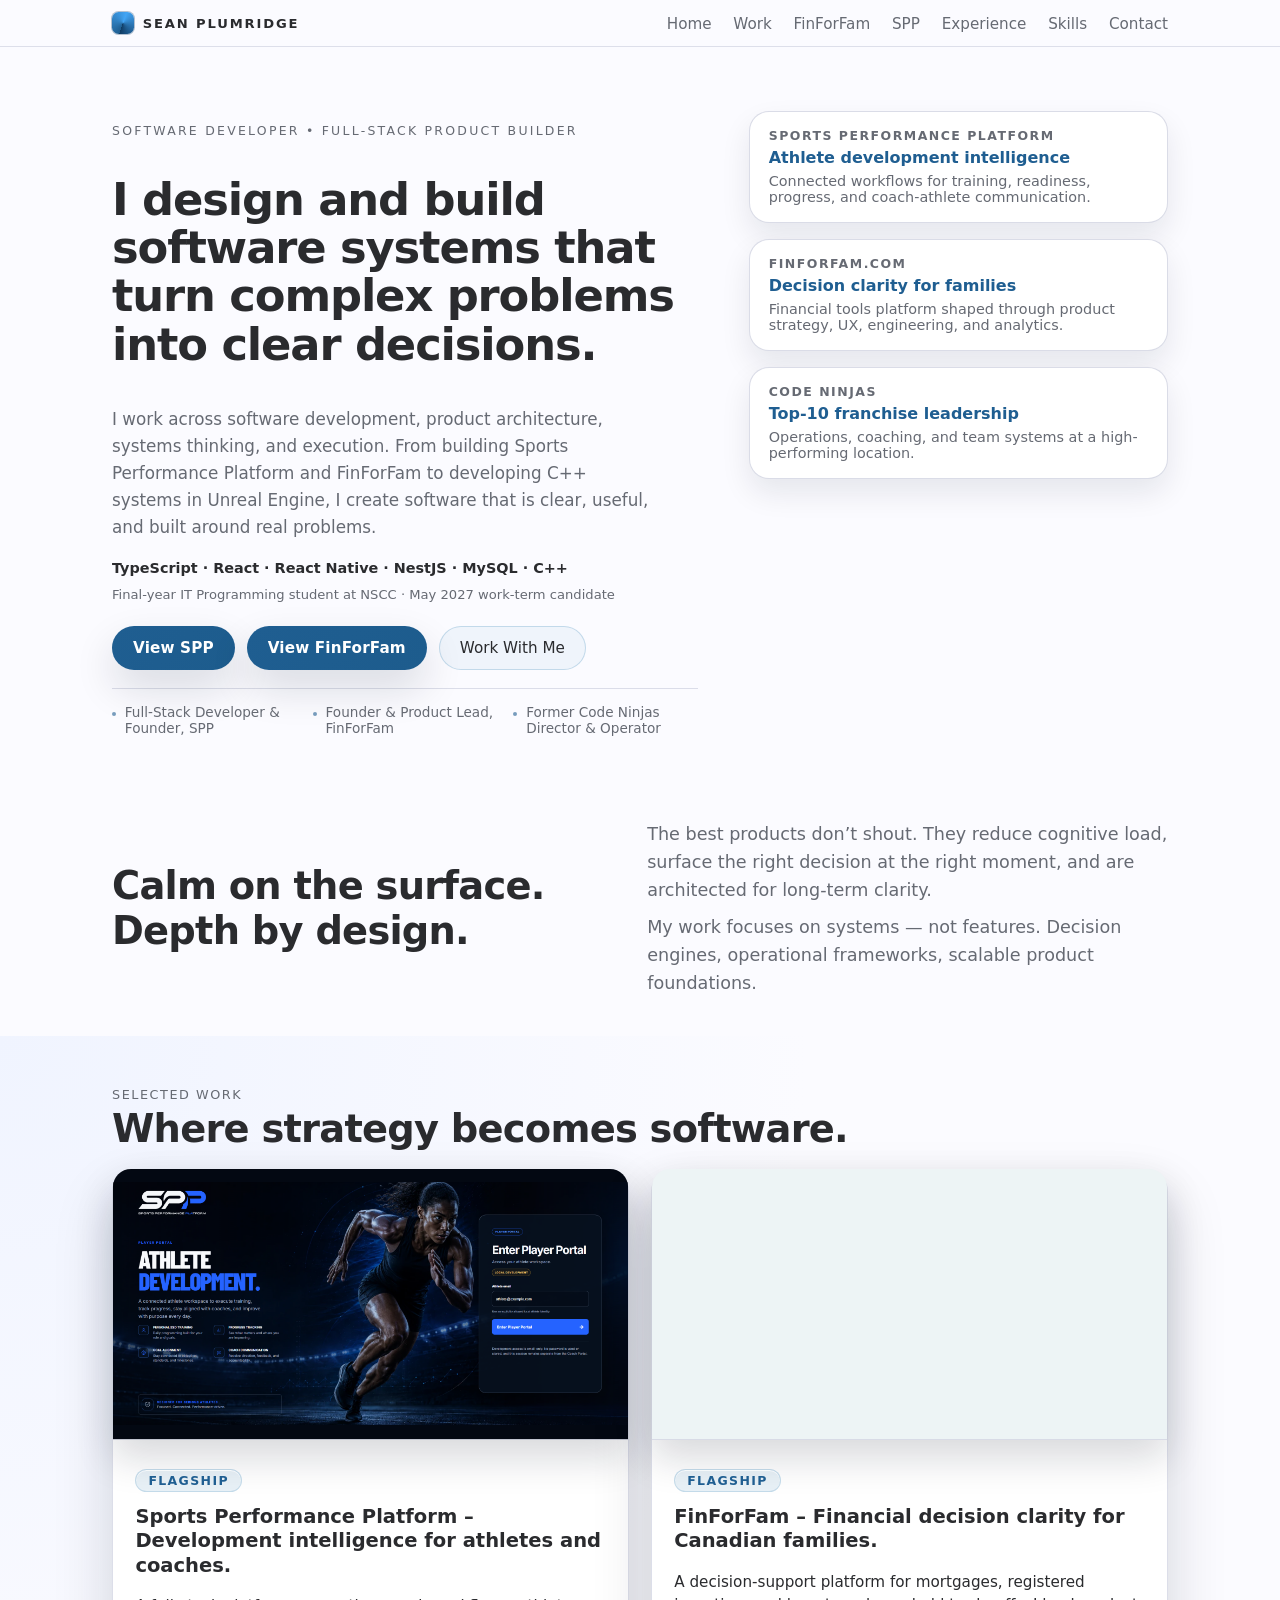
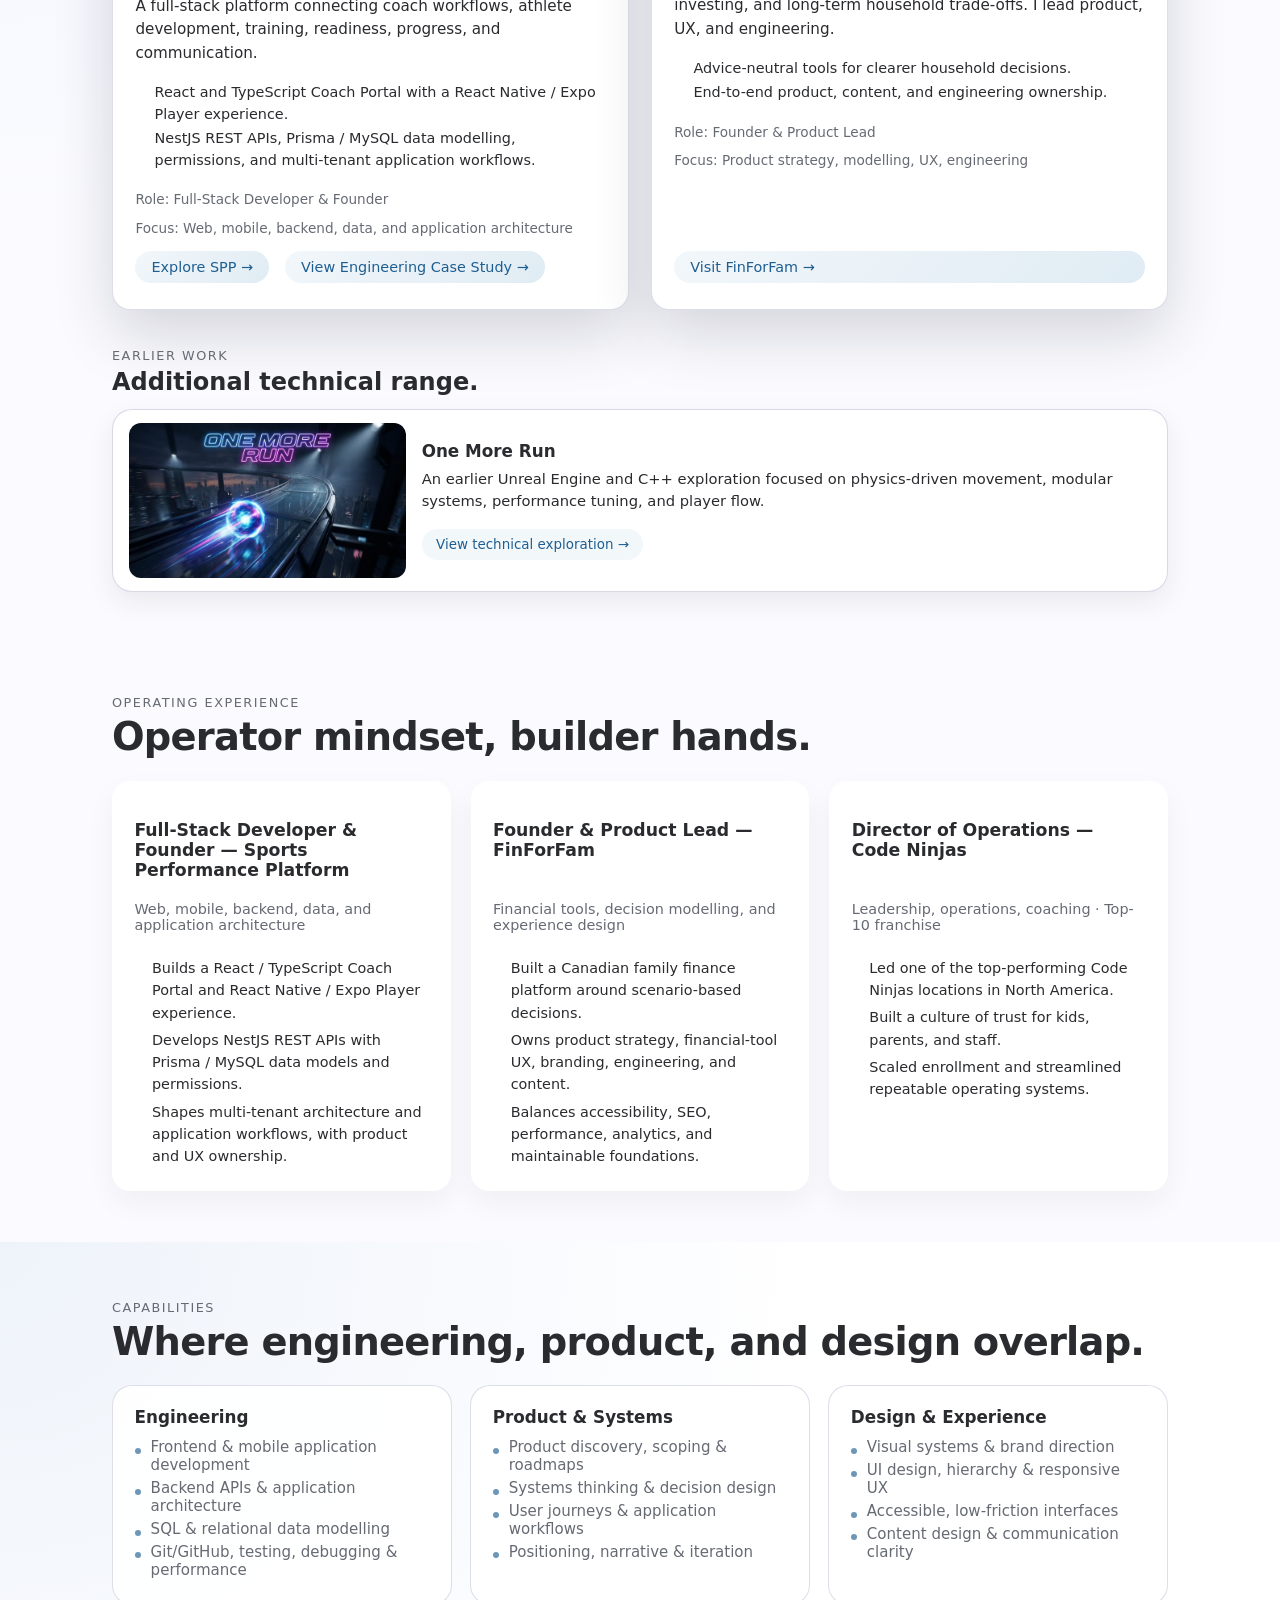
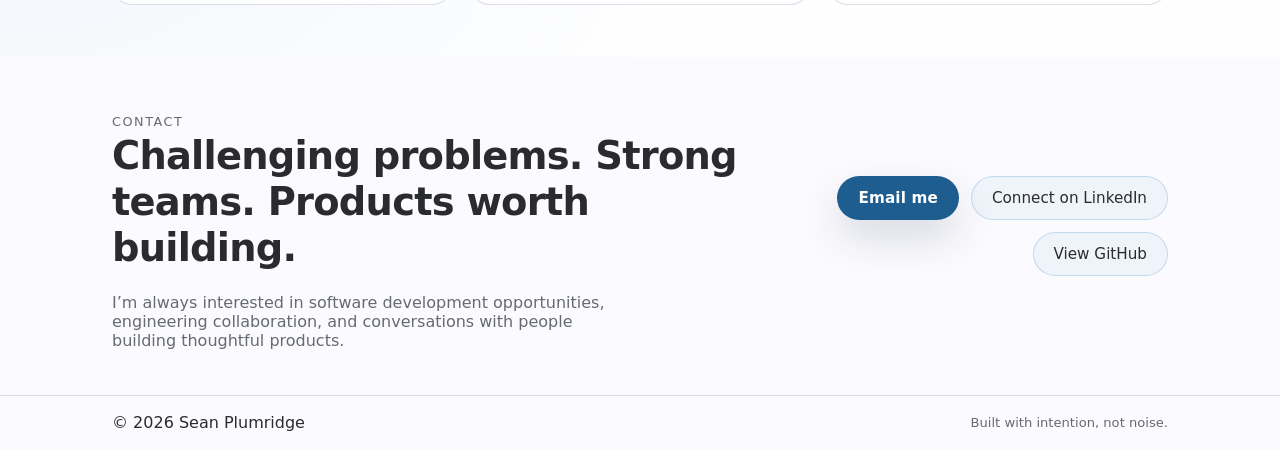
<file: Index.html>
<!doctype html>
<html lang="en">
<head>
  <meta charset="utf-8" />
  <meta name="viewport" content="width=device-width, initial-scale=1" />

  <title>Sean Plumridge – Software Developer &amp; Full-Stack Product Builder</title>
  <meta name="description"
        content="Software developer and full-stack product builder building web, mobile, backend and C++ software with TypeScript, React, React Native, NestJS and MySQL." />

  <!-- Canonical URL -->
  <link rel="canonical" href="https://seanplumridge.com/" />

  <!-- Open Graph (Facebook, LinkedIn, Slack, iMessage) -->
  <meta property="og:type" content="website" />
  <meta property="og:site_name" content="Sean Plumridge" />
  <meta property="og:title" content="Sean Plumridge – Software Developer &amp; Full-Stack Product Builder" />
  <meta property="og:description"
        content="Building web, mobile, backend and C++ software across Sports Performance Platform, FinForFam and selected engineering projects." />
  <meta property="og:url" content="https://seanplumridge.com/" />
  <meta property="og:image"
        content="https://seanplumridge.com/Images/SeanP_Social_Image.png" />
  <meta property="og:image:secure_url"
        content="https://seanplumridge.com/Images/SeanP_Social_Image.png" />
  <meta property="og:image:type" content="image/png" />
  <meta property="og:image:width" content="1731" />
  <meta property="og:image:height" content="909" />
  <meta property="og:image:alt"
        content="Sean Plumridge – Software Developer and Full-Stack Product Builder" />

<!-- Twitter / X -->
<meta name="twitter:card" content="summary_large_image" />
<meta name="twitter:title" content="Sean Plumridge – Software Developer &amp; Full-Stack Product Builder" />
<meta name="twitter:description"
      content="Building web, mobile, backend and C++ software with TypeScript, React, React Native, NestJS and MySQL." />
<meta name="twitter:image"
      content="https://seanplumridge.com/Images/SeanP_Social_Image.png" />
<meta name="twitter:image:alt"
      content="Sean Plumridge – Software Developer and Full-Stack Product Builder" />

<!-- Favicon / Icons -->
<link rel="icon" href="/favicon.ico" sizes="any">
<link rel="icon" href="/icon.svg" type="image/svg+xml">

<!-- Apple & PNG fallback -->
<link rel="apple-touch-icon" href="Images/SeanPFavicons.png">
<link rel="icon" type="image/png" href="Images/SeanPFavicons.png" sizes="180x180">

<meta name="theme-color" content="#FBFBFF">


  <!-- Styles -->
  <link rel="stylesheet" href="styles.css" />
</head>

<body>
  <!-- ========== HEADER ========== -->
  <header class="site-header">
    <div class="container header-inner">
      <a class="brand" href="#home">
        <span class="brand-mark"></span>
        <span class="brand-text">SEAN PLUMRIDGE</span>
      </a>

      <button class="nav-toggle" aria-controls="mobileMenu" aria-expanded="false" aria-label="Open menu">
        <span class="nav-toggle-bar"></span>
        <span class="nav-toggle-bar"></span>
        <span class="nav-toggle-bar"></span>
      </button>

      <nav id="mainnav" class="mainnav" aria-label="Primary">
        <ul>
          <li><a href="#home">Home</a></li>
          <li><a href="#work">Work</a></li>
          <li><a href="/finforfam.html">FinForFam</a></li>
          <li><a href="/spp.html">SPP</a></li>
          <li><a href="#experience">Experience</a></li>
          <li><a href="#skills">Skills</a></li>
          <li><a href="#contact">Contact</a></li>
        </ul>
      </nav>
    </div>
  </header>

  <!-- Mobile menu drawer -->
  <nav id="mobileMenu" class="mobile-menu" aria-label="Mobile" hidden>
    <ul>
      <li><a href="#home">Home</a></li>
      <li><a href="#work">Work</a></li>
      <li><a href="/finforfam.html">FinForFam</a></li>
      <li><a href="/spp.html">SPP</a></li>
      <li><a href="#experience">Experience</a></li>
      <li><a href="#skills">Skills</a></li>
      <li><a href="#contact">Contact</a></li>
    </ul>
  </nav>
  <div id="menuBackdrop" class="menu-backdrop" hidden></div>

  <main id="home">
    <!-- ========== HERO ========== -->
    <section class="section hero">
      <div class="container hero-grid">
        <div class="hero-copy">
          <p class="hero-kicker">Software Developer • Full-Stack Product Builder</p>
          <h1>
            I design and build software systems that turn complex problems into clear decisions.
          </h1>

          <p class="hero-lead">
            I work across software development, product architecture, systems thinking,
            and execution. From building Sports Performance Platform and FinForFam to
            developing C++ systems in Unreal Engine, I create software that is clear,
            useful, and built around real problems.
          </p>

          <p class="hero-tech" aria-label="Technology stack">TypeScript · React · React Native · NestJS · MySQL · C++</p>
          <p class="hero-context">Final-year IT Programming student at NSCC · May 2027 work-term candidate</p>

          <div class="hero-actions">
            <a href="/spp.html" class="btn btn-primary">
              View SPP
            </a>
            <a href="https://finforfam.com" class="btn btn-primary" target="_blank" rel="noopener">
              View FinForFam
            </a>
            <a href="#contact" class="btn btn-ghost">
              Work With Me
            </a>
          </div>

          <div class="hero-cred">
            <span>Full-Stack Developer &amp; Founder, SPP</span>
            <span>Founder &amp; Product Lead, FinForFam</span>
            <span>Former Code Ninjas Director &amp; Operator</span>
          </div>
        </div>

        <aside class="hero-aside">
          <div class="stat-card">
            <h3>Sports Performance Platform</h3>
            <p class="stat-primary">Athlete development intelligence</p>
            <p class="stat-meta">Connected workflows for training, readiness, progress, and coach-athlete communication.</p>
          </div>

          <div class="stat-card">
            <h3>FinForFam.com</h3>
            <p class="stat-primary">Decision clarity for families</p>
            <p class="stat-meta">Financial tools platform shaped through product strategy, UX, engineering, and analytics.</p>
          </div>

          <div class="stat-card">
            <h3>Code Ninjas</h3>
            <p class="stat-primary">Top-10 franchise leadership</p>
            <p class="stat-meta">Operations, coaching, and team systems at a high-performing location.</p>
          </div>
        </aside>
      </div>
    </section>


    <section class="section section-philosophy">
      <div class="container">
        <h2>Calm on the surface. Depth by design.</h2>
        <div class="philosophy-copy">
          <p>
            The best products don’t shout. They reduce cognitive load,
            surface the right decision at the right moment, and are
            architected for long-term clarity.
          </p>
          <p>
            My work focuses on systems — not features. Decision engines,
            operational frameworks, scalable product foundations.
          </p>
        </div>
    </section>

    <!-- ========== FEATURED WORK ========== -->
    <section id="work" class="section section-alt">
      <div class="container">
        <header class="section-header">
          <p class="section-kicker">Selected work</p>
          <h2>Where strategy becomes software.</h2>
        </header>

        <div class="work-featured-grid">
          <!-- Sports Performance Platform case study -->
          <article class="work-card work-card-main" id="spp">
            <div class="work-screenshot">
              <img src="Images/SPP_Portfolio.png" alt="Sports Performance Platform Player Portal interface featuring athlete development tools, a runner, and secure athlete workspace access" loading="lazy" width="1904" height="896" decoding="async" />
            </div>

            <div class="work-tag">Flagship</div>
            <h3>Sports Performance Platform – Development intelligence for athletes and coaches.</h3>
            <p>
              A full-stack platform connecting coach workflows, athlete development,
              training, readiness, progress, and communication.
            </p>

            <ul class="work-points">
              <li>React and TypeScript Coach Portal with a React Native / Expo Player experience.</li>
              <li>NestJS REST APIs, Prisma / MySQL data modelling, permissions, and multi-tenant application workflows.</li>
            </ul>

            <div class="work-meta">
              <span>Role: Full-Stack Developer &amp; Founder</span>
              <span>Focus: Web, mobile, backend, data, and application architecture</span>
            </div>

            <div class="work-links">
              <a href="/spp.html" class="pill-link">Explore SPP →</a>
              <a href="https://github.com/SeanPlumridge/spp-engineering-case-study" target="_blank" rel="noopener" class="pill-link">View Engineering Case Study →</a>
            </div>
          </article>

          <!-- FinForFam case study -->
          <article class="work-card work-card-main" id="finforfam">
            <div class="work-screenshot">
              <img
                src="/Images/FinForFam_portfolio_image.webp"
                alt="FinForFam dashboard interface showing simple family finance tools"
                loading="lazy"
                width="1400"
                height="818"
                decoding="async"
              />
            </div>
            <div class="work-tag">Flagship</div>
            <h3>FinForFam – Financial decision clarity for Canadian families.</h3>
            <p>
              A decision-support platform for mortgages, registered investing, and
              long-term household trade-offs. I lead product, UX, and engineering.
            </p>
            <ul class="work-points">
              <li>Advice-neutral tools for clearer household decisions.</li>
              <li>End-to-end product, content, and engineering ownership.</li>
            </ul>
            <div class="work-meta">
              <span>Role: Founder &amp; Product Lead</span>
              <span>Focus: Product strategy, modelling, UX, engineering</span>
            </div>
            <a href="https://finforfam.com" target="_blank" rel="noopener" class="pill-link">
              Visit FinForFam →
            </a>
          </article>

          <section class="earlier-work" aria-labelledby="earlier-work-heading">
            <header>
              <p class="section-kicker">Earlier work</p>
              <h3 id="earlier-work-heading">Additional technical range.</h3>
            </header>
            <article class="work-card earlier-work-card">
              <div class="card-banner">
                <img 
                  src="Images/OneMoreRun_Hero.avif" 
                  alt="Cinematic Unreal Engine render"
                  width="600"
                  height="338"
                  loading="lazy"
                  decoding="async"
                >
              </div>

              <div>
              <h4>One More Run</h4>
              <p>
                An earlier Unreal Engine and C++ exploration focused on physics-driven
                movement, modular systems, performance tuning, and player flow.
              </p>
              <a href="/one-more-run.html" class="pill-link">View technical exploration →</a>
              </div>
            </article>
          </section>
        </div>
      </div>
    </section>

    <!-- ========== EXPERIENCE ========== -->
    <section id="experience" class="section section-experience">
      <div class="container">
        <header class="section-header">
          <p class="section-kicker">Operating Experience</p>
          <h2>Operator mindset, builder hands.</h2>
        </header>

        <div class="experience-grid">
          <!-- CURRENT FOUNDER ROLES -->
          <div class="experience-left">
            <article class="experience-card card">
              <h3 class="card-title">Full-Stack Developer &amp; Founder — Sports Performance Platform</h3>
              <p class="card-subtitle">Web, mobile, backend, data, and application architecture</p>
              <ul class="card-list">
                <li>Builds a React / TypeScript Coach Portal and React Native / Expo Player experience.</li>
                <li>Develops NestJS REST APIs with Prisma / MySQL data models and permissions.</li>
                <li>Shapes multi-tenant architecture and application workflows, with product and UX ownership.</li>
              </ul>
            </article>

            <article class="experience-card card">
              <h3 class="card-title">Founder &amp; Product Lead — FinForFam</h3>
              <p class="card-subtitle">Financial tools, decision modelling, and experience design</p>
              <ul class="card-list">
                <li>Built a Canadian family finance platform around scenario-based decisions.</li>
                <li>Owns product strategy, financial-tool UX, branding, engineering, and content.</li>
                <li>Balances accessibility, SEO, performance, analytics, and maintainable foundations.</li>
              </ul>
            </article>
          </div>

          <!-- HISTORICAL LEADERSHIP ROLE -->
          <div class="experience-right">
            <article class="experience-card card">
              <h3 class="card-title">Director of Operations — Code Ninjas</h3>
              <p class="card-subtitle">Leadership, operations, coaching · Top-10 franchise</p>
              <ul class="card-list">
                <li>Led one of the top-performing Code Ninjas locations in North America.</li>
                <li>Built a culture of trust for kids, parents, and staff.</li>
                <li>Scaled enrollment and streamlined repeatable operating systems.</li>
              </ul>
            </article>
          </div>
        </div>
      </div>
    </section>

    <!-- ========== SKILLS ========== -->
    <section id="skills" class="section section-capabilities">
      <div class="container">
        <header class="section-header">
          <p class="section-kicker">Capabilities</p>
          <h2>Where engineering, product, and design overlap.</h2>
        </header>

        <div class="skills-grid">
          <div class="skills-column">
            <h3>Engineering</h3>
            <ul>
              <li>Frontend &amp; mobile application development</li>
              <li>Backend APIs &amp; application architecture</li>
              <li>SQL &amp; relational data modelling</li>
              <li>Git/GitHub, testing, debugging &amp; performance</li>
            </ul>
          </div>

          <div class="skills-column">
            <h3>Product &amp; Systems</h3>
            <ul>
              <li>Product discovery, scoping &amp; roadmaps</li>
              <li>Systems thinking &amp; decision design</li>
              <li>User journeys &amp; application workflows</li>
              <li>Positioning, narrative &amp; iteration</li>
            </ul>
          </div>

          <div class="skills-column">
            <h3>Design &amp; Experience</h3>
            <ul>
              <li>Visual systems &amp; brand direction</li>
              <li>UI design, hierarchy &amp; responsive UX</li>
              <li>Accessible, low-friction interfaces</li>
              <li>Content design &amp; communication clarity</li>
            </ul>
          </div>
        </div>
      </div>
    </section>

    <!-- ========== CONTACT ========== -->
    <section id="contact" class="section">
      <div class="container contact-inner">
        <div>
          <header class="section-header">
            <p class="section-kicker">Contact</p>
            <h2>Challenging problems. Strong teams. Products worth building.</h2>
          </header>
          <p class="contact-copy">
            I’m always interested in software development opportunities, engineering
            collaboration, and conversations with people building thoughtful products.
          </p>
        </div>

        <div class="contact-actions">
          <a href="mailto:spplumridge@gmail.com" class="btn btn-primary">
            Email me
          </a>
          <a href="https://www.linkedin.com/in/seanplumridge/" target="_blank" rel="noopener" class="btn btn-ghost">
            Connect on LinkedIn
          </a>
          <a href="https://github.com/SeanPlumridge" target="_blank" rel="noopener" class="btn btn-ghost">
            View GitHub
          </a>
        </div>
      </div>
    </section>
  </main>

  <!-- ========== FOOTER ========== -->
  <footer id="footer" class="footer">
    <div class="container footer-inner">
      <span>© <span id="year"></span> Sean Plumridge</span>
      <span class="footer-note">Built with intention, not noise.</span>
    </div>
  </footer>

  <!-- ========== MINIMAL JS ========== -->
  <script>
    (() => {
      'use strict';
      const $  = (sel, root = document) => root.querySelector(sel);

      // Year
      const y = $('#year');
      if (y) y.textContent = new Date().getFullYear();

      // Mobile nav
      const btn      = $('.nav-toggle');
      const menu     = $('#mobileMenu');
      const backdrop = $('#menuBackdrop');

      if (btn && menu && backdrop) {
        const openMenu = () => {
          menu.hidden = false;
          backdrop.hidden = false;
          requestAnimationFrame(() => {
            menu.classList.add('open');
            backdrop.classList.add('show');
          });
          document.body.classList.add('body-lock');
          btn.setAttribute('aria-expanded', 'true');
        };

        const closeMenu = () => {
          menu.classList.remove('open');
          backdrop.classList.remove('show');
          backdrop.addEventListener('transitionend', () => {
            backdrop.hidden = true;
            menu.hidden = true;
          }, { once: true });
          document.body.classList.remove('body-lock');
          btn.setAttribute('aria-expanded', 'false');
        };

        const toggleMenu = () => {
          if (menu.classList.contains('open')) {
            closeMenu();
          } else {
            openMenu();
          }
        };

        btn.addEventListener('click', toggleMenu);
        backdrop.addEventListener('click', closeMenu);

        document.addEventListener('keydown', e => {
          if (e.key === 'Escape' && menu.classList.contains('open')) {
            closeMenu();
          }
        });

        menu.addEventListener('click', e => {
          if (e.target.closest('a')) closeMenu();
        });
      }
    })();
  </script>

  <script>
      const observer = new IntersectionObserver(entries => {
      entries.forEach(entry => {
        if (entry.isIntersecting) {
          entry.target.classList.add('visible');
        }
      });
    });

    document.querySelectorAll('.section').forEach(section => {
      section.classList.add('fade-in');
      observer.observe(section);
    });
  </script>
</body>
</html>
</file>
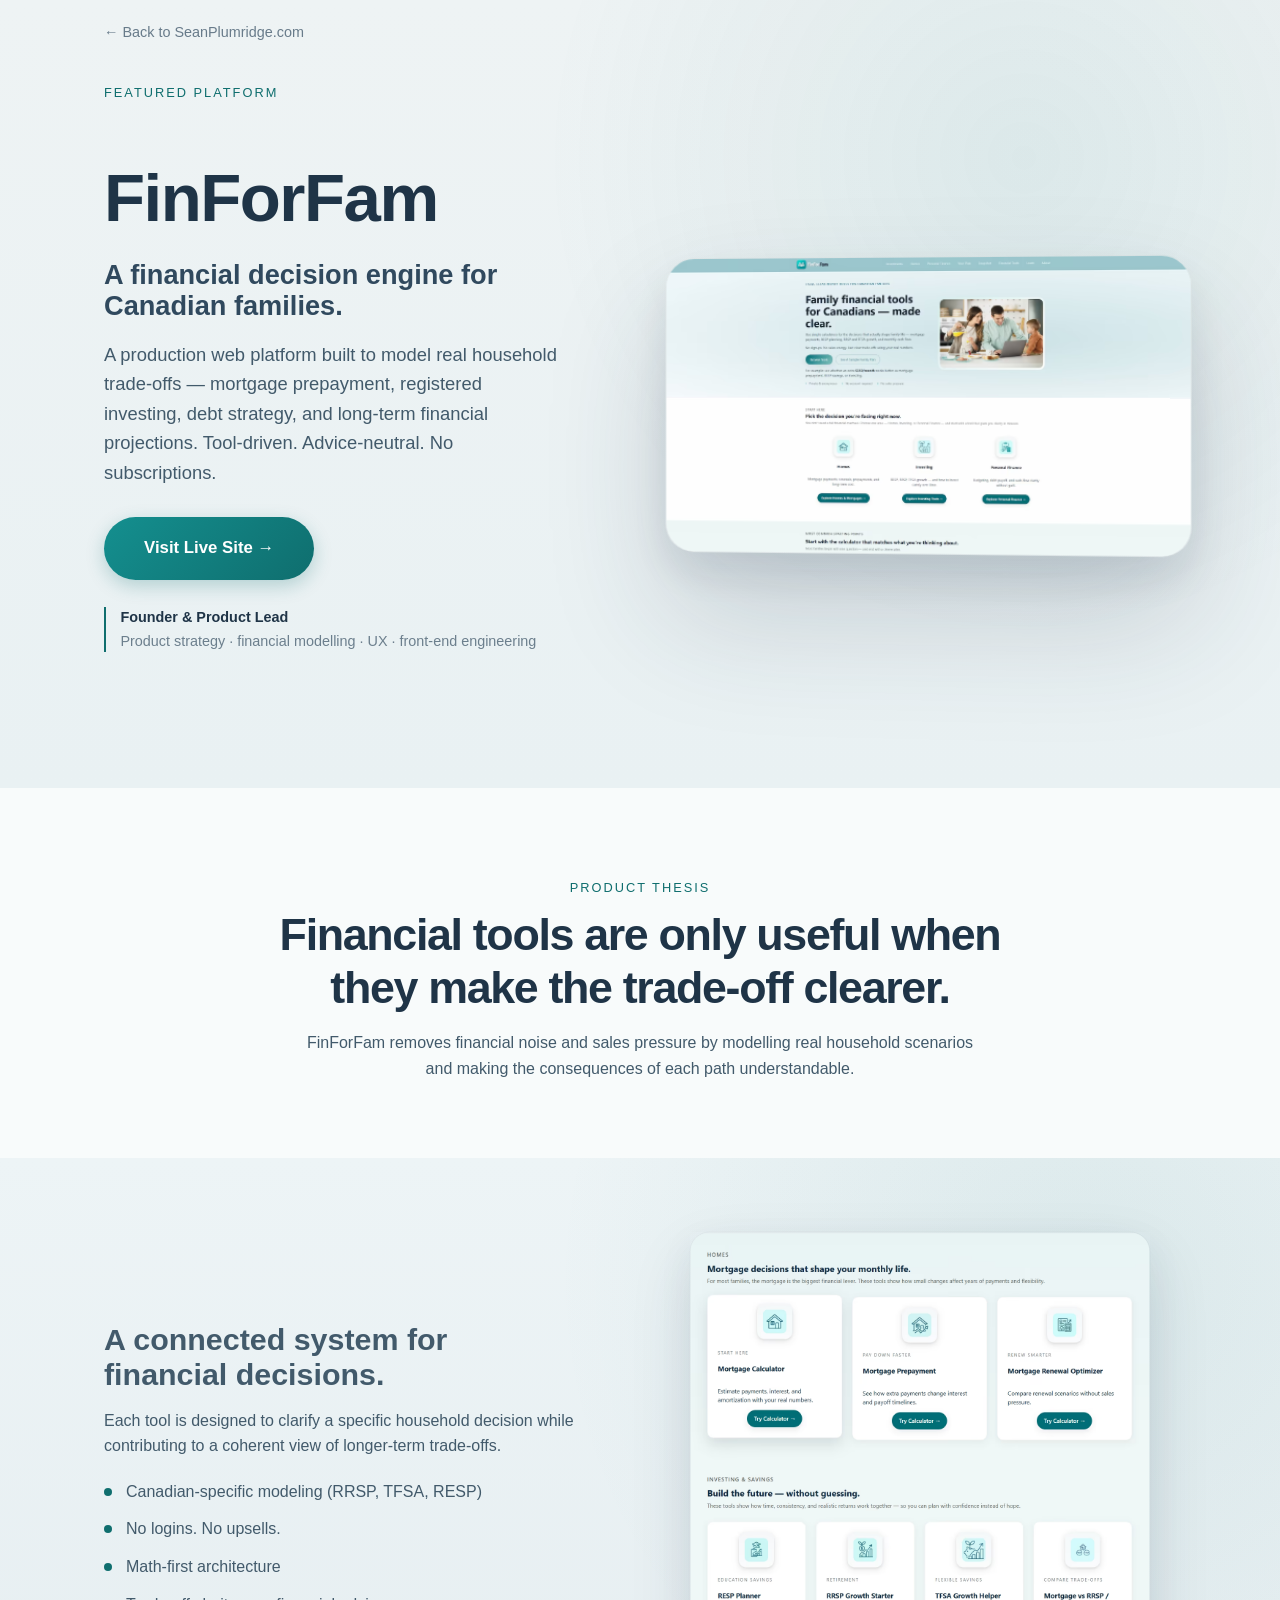
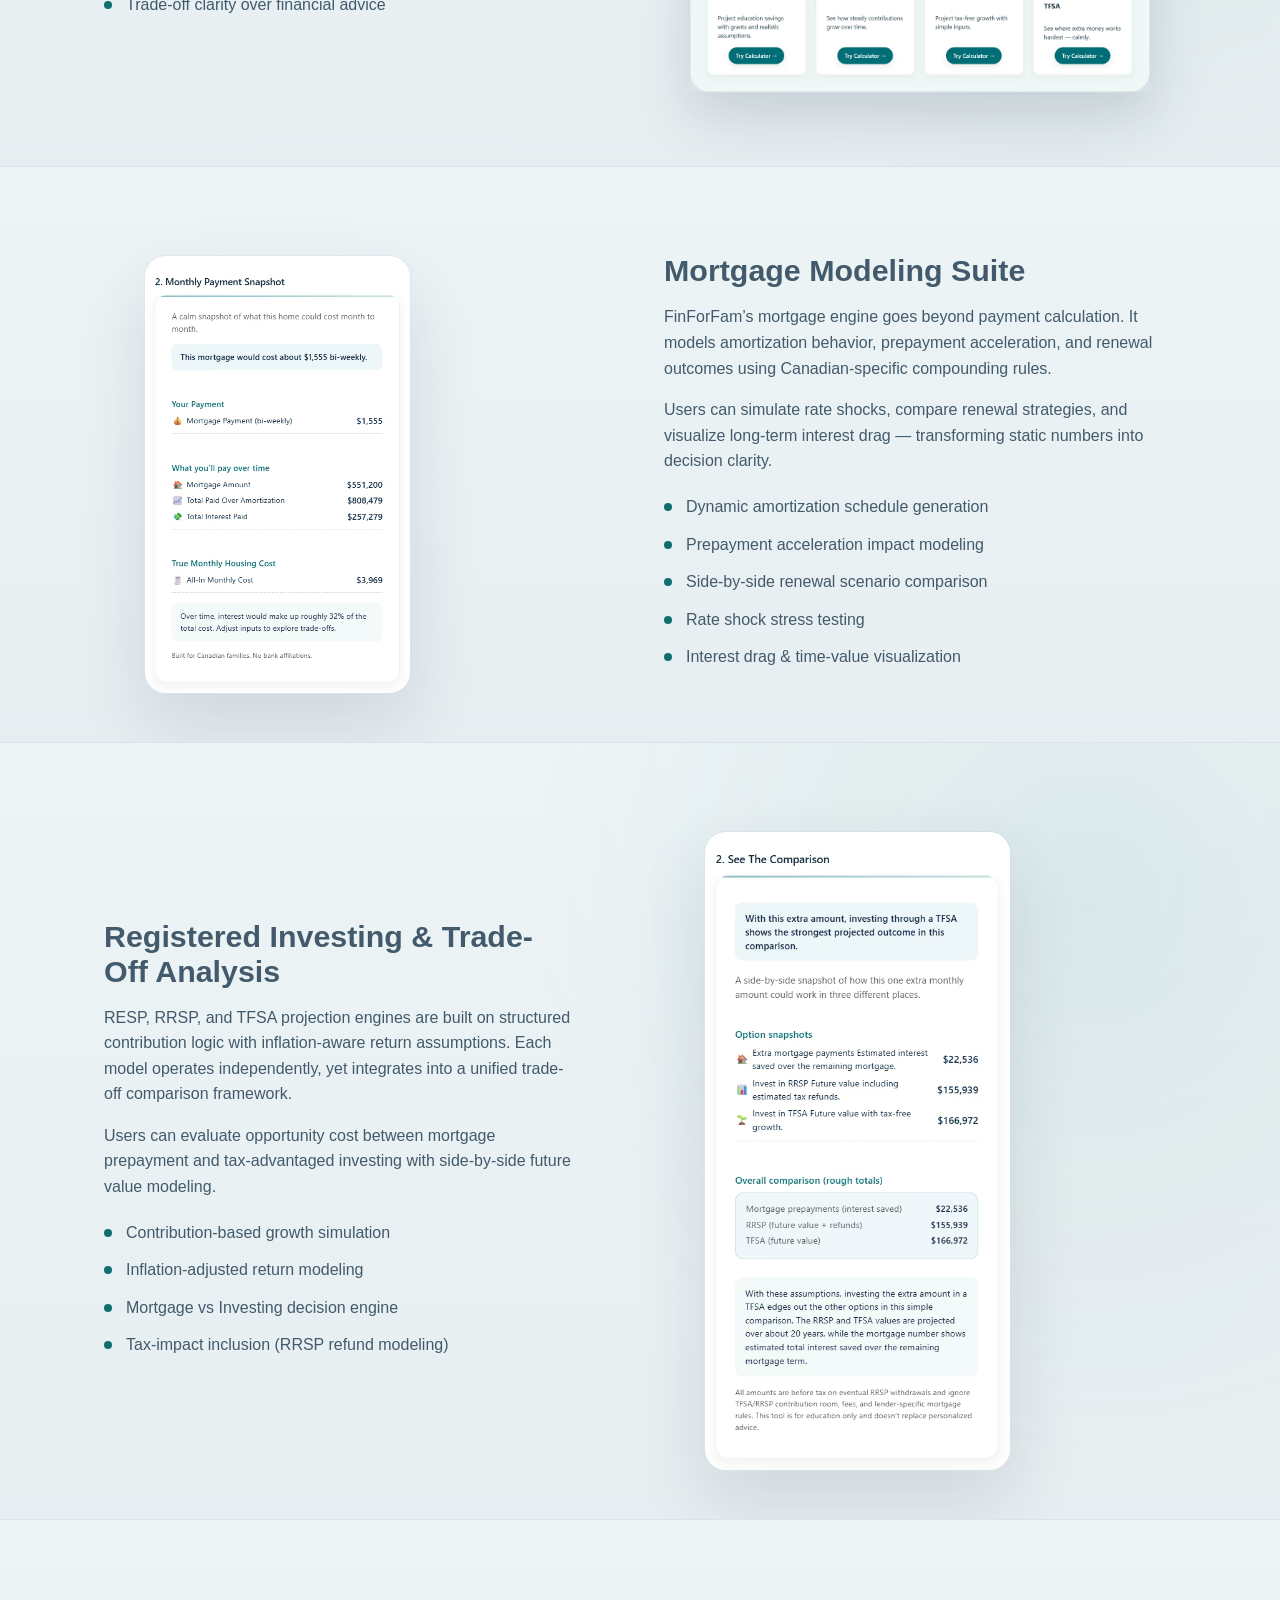
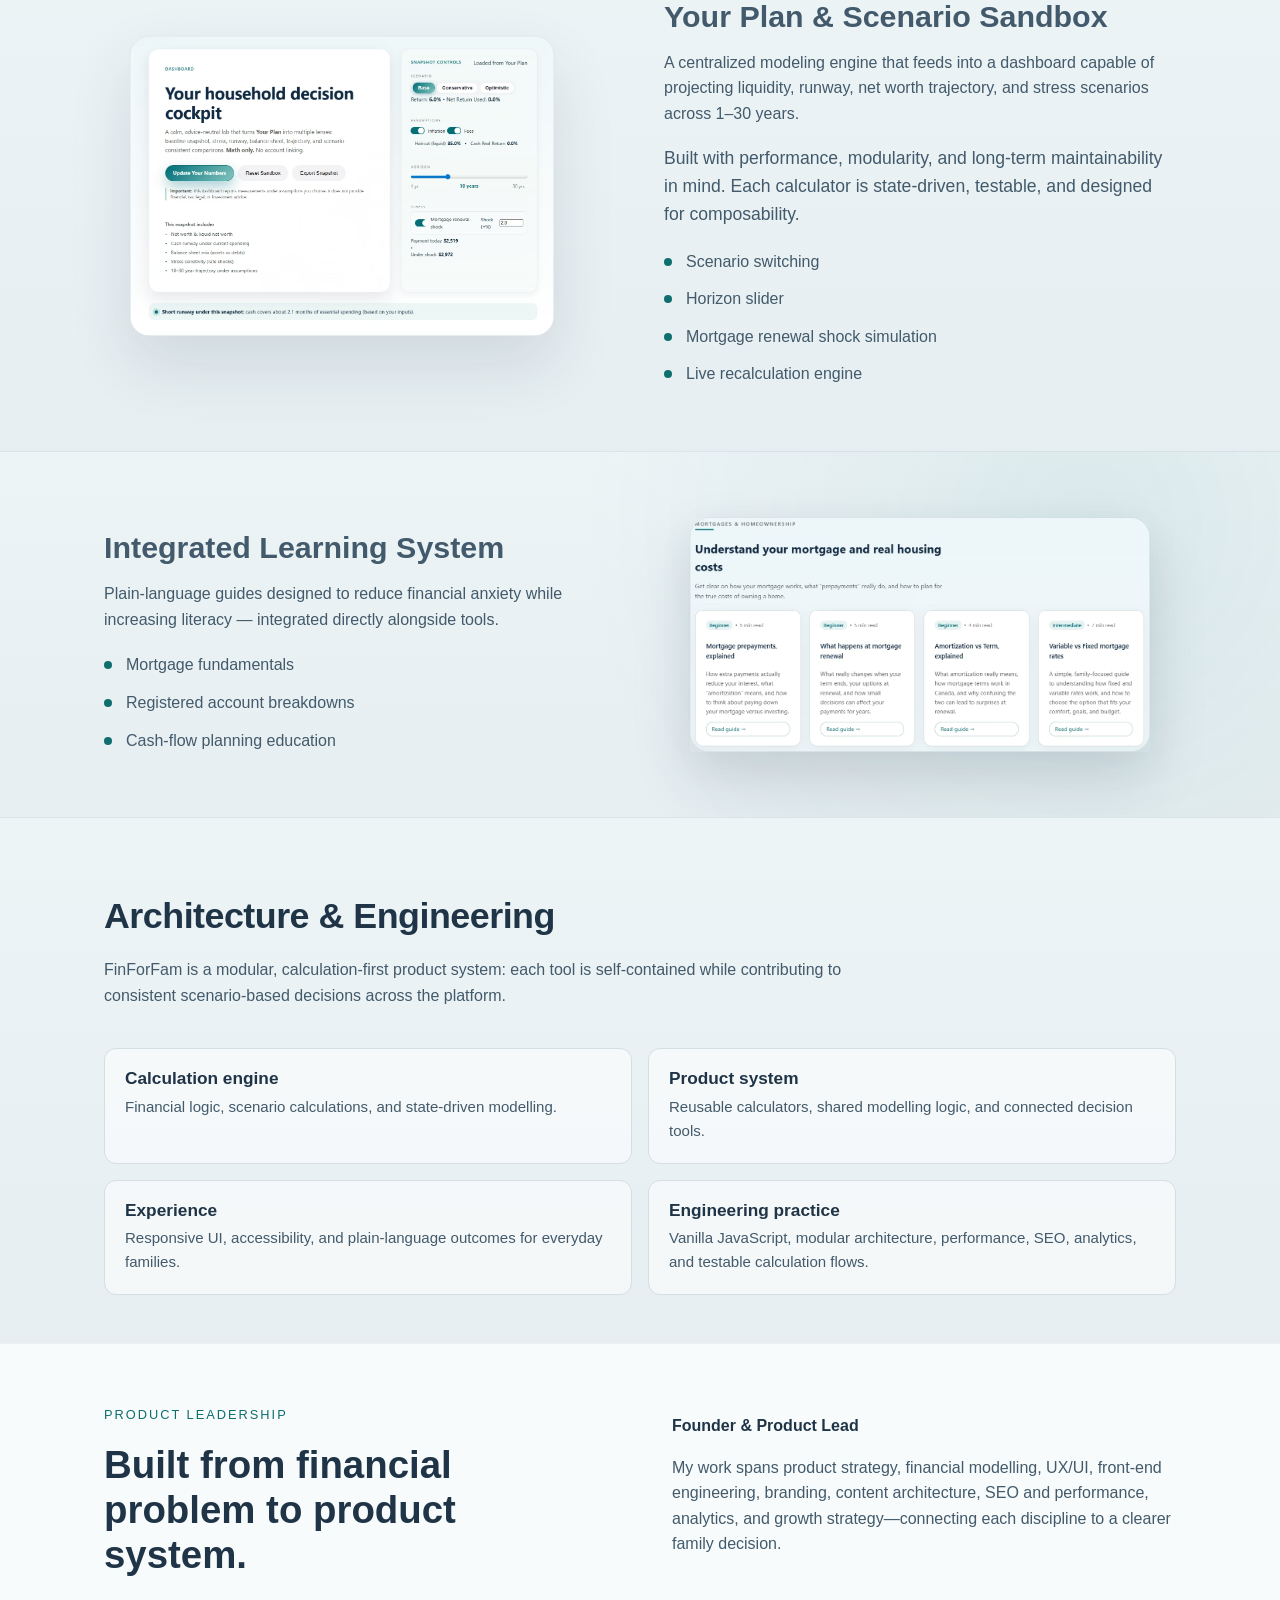
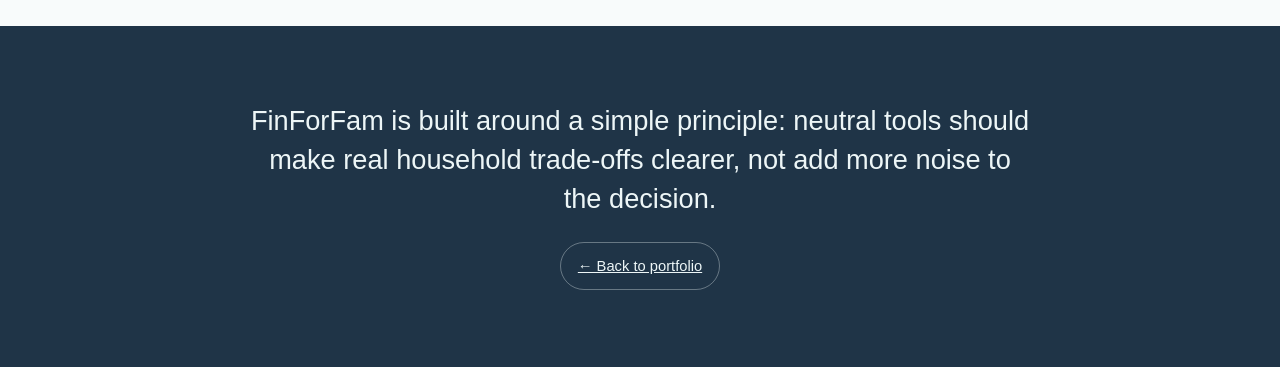
<file: finforfam.html>
<!doctype html>
<html lang="en">
<head>
  <meta charset="utf-8" />
  <meta name="viewport" content="width=device-width, initial-scale=1" />

  <title>FinForFam — Financial Decision Engine for Canadian Families</title>
  <meta name="description"
        content="FinForFam is a tool-driven financial platform for Canadian families. Mortgage modeling, RRSP & TFSA projections, household scenario sandbox, and advice-neutral financial clarity." />

  <link rel="stylesheet" href="fffstyles.css" />
</head>

<body>

<main>

    <header class="omr-header">
        <div class="container omr-header-inner">
        <a href="/" class="omr-back">← Back to SeanPlumridge.com</a>
        </div>
    </header>

  <!-- HERO -->
  <section class="section reveal hero-section">
    <div class="container hero-grid">

      <div class="hero-text">
        <p class="section-kicker">Featured Platform</p>
        <h1>FinForFam</h1>
        <h2 class="hero-subtitle">
          A financial decision engine for Canadian families.
        </h2>

        <p class="hero-lead">
          A production web platform built to model real household trade-offs —
          mortgage prepayment, registered investing, debt strategy,
          and long-term financial projections.
          Tool-driven. Advice-neutral. No subscriptions.
        </p>

        <div class="hero-actions">
          <a href="https://finforfam.ca" target="_blank" rel="noopener" class="btn btn-primary">
            Visit Live Site →
          </a>
        </div>
        <p class="fff-role-line"><strong>Founder &amp; Product Lead</strong><span>Product strategy · financial modelling · UX · front-end engineering</span></p>
      </div>

      <div class="hero-image">
        <img src="Images/finforfamHomePage2.avif"
             alt="FinForFam Homepage Interface">
      </div>

    </div>
  </section>

  <!-- PRODUCT THESIS -->
  <section class="fff-thesis reveal">
    <div class="container">
      <p class="section-kicker">Product thesis</p>
      <h2>Financial tools are only useful when they make the trade-off clearer.</h2>
      <p>FinForFam removes financial noise and sales pressure by modelling real household scenarios and making the consequences of each path understandable.</p>
    </div>
  </section>

  <!-- PHILOSOPHY -->
  <section class="section reveal section-alt">
    <div class="container work-grid">

      <div>
        <h3>A connected system for financial decisions.</h3>
        <p>
          Each tool is designed to clarify a specific household decision while
          contributing to a coherent view of longer-term trade-offs.
        </p>

        <ul class="work-points reveal-stagger">
          <li>Canadian-specific modeling (RRSP, TFSA, RESP)</li>
          <li>No logins. No upsells.</li>
          <li>Math-first architecture</li>
          <li>Trade-off clarity over financial advice</li>
        </ul>
      </div>

      <div class="work-screenshot">
        <img src="Images/finforfamToolGrid.avif"
             alt="FinForFam Tool Grid">
      </div>

    </div>
  </section>



  <!-- MORTGAGE SUITE -->
  <section class="section reveal">
    <div class="container work-grid">

      <div class="work-screenshot-lower">
        <img src="Images/finforfamMortgageCalc.avif"
             alt="Mortgage Modeling Suite">
      </div>

      <div>
        <h3>Mortgage Modeling Suite</h3>
        <p>
            FinForFam’s mortgage engine goes beyond payment calculation.
            It models amortization behavior, prepayment acceleration,
            and renewal outcomes using Canadian-specific compounding rules.
        </p>

        <p>
            Users can simulate rate shocks, compare renewal strategies,
            and visualize long-term interest drag — transforming static
            numbers into decision clarity.
        </p>

        <ul class="work-points reveal-stagger">
            <li>Dynamic amortization schedule generation</li>
            <li>Prepayment acceleration impact modeling</li>
            <li>Side-by-side renewal scenario comparison</li>
            <li>Rate shock stress testing</li>
            <li>Interest drag & time-value visualization</li>
        </ul>
      </div>

    </div>
  </section>



  <!-- INVESTING -->
  <section class="section reveal section-alt">
    <div class="container work-grid">

      <div>
        <h3>Registered Investing & Trade-Off Analysis</h3>

        <p>
            RESP, RRSP, and TFSA projection engines are built on structured
            contribution logic with inflation-aware return assumptions.
            Each model operates independently, yet integrates into a unified
            trade-off comparison framework.
        </p>

        <p>
            Users can evaluate opportunity cost between mortgage prepayment
            and tax-advantaged investing with side-by-side future value modeling.
        </p>

        <ul class="work-points reveal-stagger">
            <li>Contribution-based growth simulation</li>
            <li>Inflation-adjusted return modeling</li>
            <li>Mortgage vs Investing decision engine</li>
            <li>Tax-impact inclusion (RRSP refund modeling)</li>
        </ul>
      </div>

      <div class="work-screenshot-lower">
        <img src="Images/finforfamMortvsInvest.avif"
             alt="Investing Tools">
      </div>

    </div>
  </section>

  <!-- DASHBOARD -->
  <section class="section reveal">
    <div class="container work-grid">

      <div class="work-screenshot">
        <img src="Images/finforfamDash.avif"
             alt="Financial Snapshot Dashboard">
      </div>

      <div>
        <h3>Your Plan & Scenario Sandbox</h3>
        <p>
          A centralized modeling engine that feeds into a dashboard
          capable of projecting liquidity, runway, net worth trajectory,
          and stress scenarios across 1–30 years.
        </p>

        <p class="engineering-lead">
            Built with performance, modularity, and long-term maintainability in mind.
            Each calculator is state-driven, testable, and designed for composability.
        </p>
        
        <ul class="work-points reveal-stagger">
          <li>Scenario switching</li>
          <li>Horizon slider</li>
          <li>Mortgage renewal shock simulation</li>
          <li>Live recalculation engine</li>
        </ul>
      </div>

    </div>
  </section>



  <!-- LEARNING -->
  <section class="section reveal section-alt">
    <div class="container work-grid">

      <div>
        <h3>Integrated Learning System</h3>
        <p>
          Plain-language guides designed to reduce financial anxiety
          while increasing literacy — integrated directly alongside tools.
        </p>

        <ul class="work-points reveal-stagger">
          <li>Mortgage fundamentals</li>
          <li>Registered account breakdowns</li>
          <li>Cash-flow planning education</li>
        </ul>
      </div>

      <div class="work-screenshot">
        <img src="Images/finforfamLearn.avif"
             alt="Learning Guides">
      </div>

    </div>
  </section>



  <!-- ENGINEERING -->
  <section class="section reveal fff-architecture">
    <div class="container">

      <div class="section-header fff-section-intro">
        <h2>Architecture & Engineering</h2>
        <p>FinForFam is a modular, calculation-first product system: each tool is self-contained while contributing to consistent scenario-based decisions across the platform.</p>
      </div>

      <div class="fff-architecture-grid">
        <article><h3>Calculation engine</h3><p>Financial logic, scenario calculations, and state-driven modelling.</p></article>
        <article><h3>Product system</h3><p>Reusable calculators, shared modelling logic, and connected decision tools.</p></article>
        <article><h3>Experience</h3><p>Responsive UI, accessibility, and plain-language outcomes for everyday families.</p></article>
        <article><h3>Engineering practice</h3><p>Vanilla JavaScript, modular architecture, performance, SEO, analytics, and testable calculation flows.</p></article>
      </div>

    </div>
  </section>

  <!-- PRODUCT LEADERSHIP -->
  <section class="section reveal fff-leadership">
    <div class="container fff-leadership-grid">
      <div>
        <p class="section-kicker">Product leadership</p>
        <h2>Built from financial problem to product system.</h2>
      </div>
      <div>
        <p class="fff-role-title">Founder &amp; Product Lead</p>
        <p>My work spans product strategy, financial modelling, UX/UI, front-end engineering, branding, content architecture, SEO and performance, analytics, and growth strategy—connecting each discipline to a clearer family decision.</p>
      </div>
    </div>
  </section>

  <section class="fff-closing">
    <div class="container">
      <p>FinForFam is built around a simple principle: neutral tools should make real household trade-offs clearer, not add more noise to the decision.</p>
      <a href="/" class="fff-closing-link">← Back to portfolio</a>
    </div>
  </section>

</main>

    <script>
        const reveals = document.querySelectorAll('.reveal, .reveal-stagger');

        const observer = new IntersectionObserver(entries => {
        entries.forEach(entry => {
            if (entry.isIntersecting) {
            entry.target.classList.add('visible');
            observer.unobserve(entry.target);
            }
        });
        }, { threshold: 0.15 });

        reveals.forEach(el => observer.observe(el));
    </script>
</body>
</html>
</file>
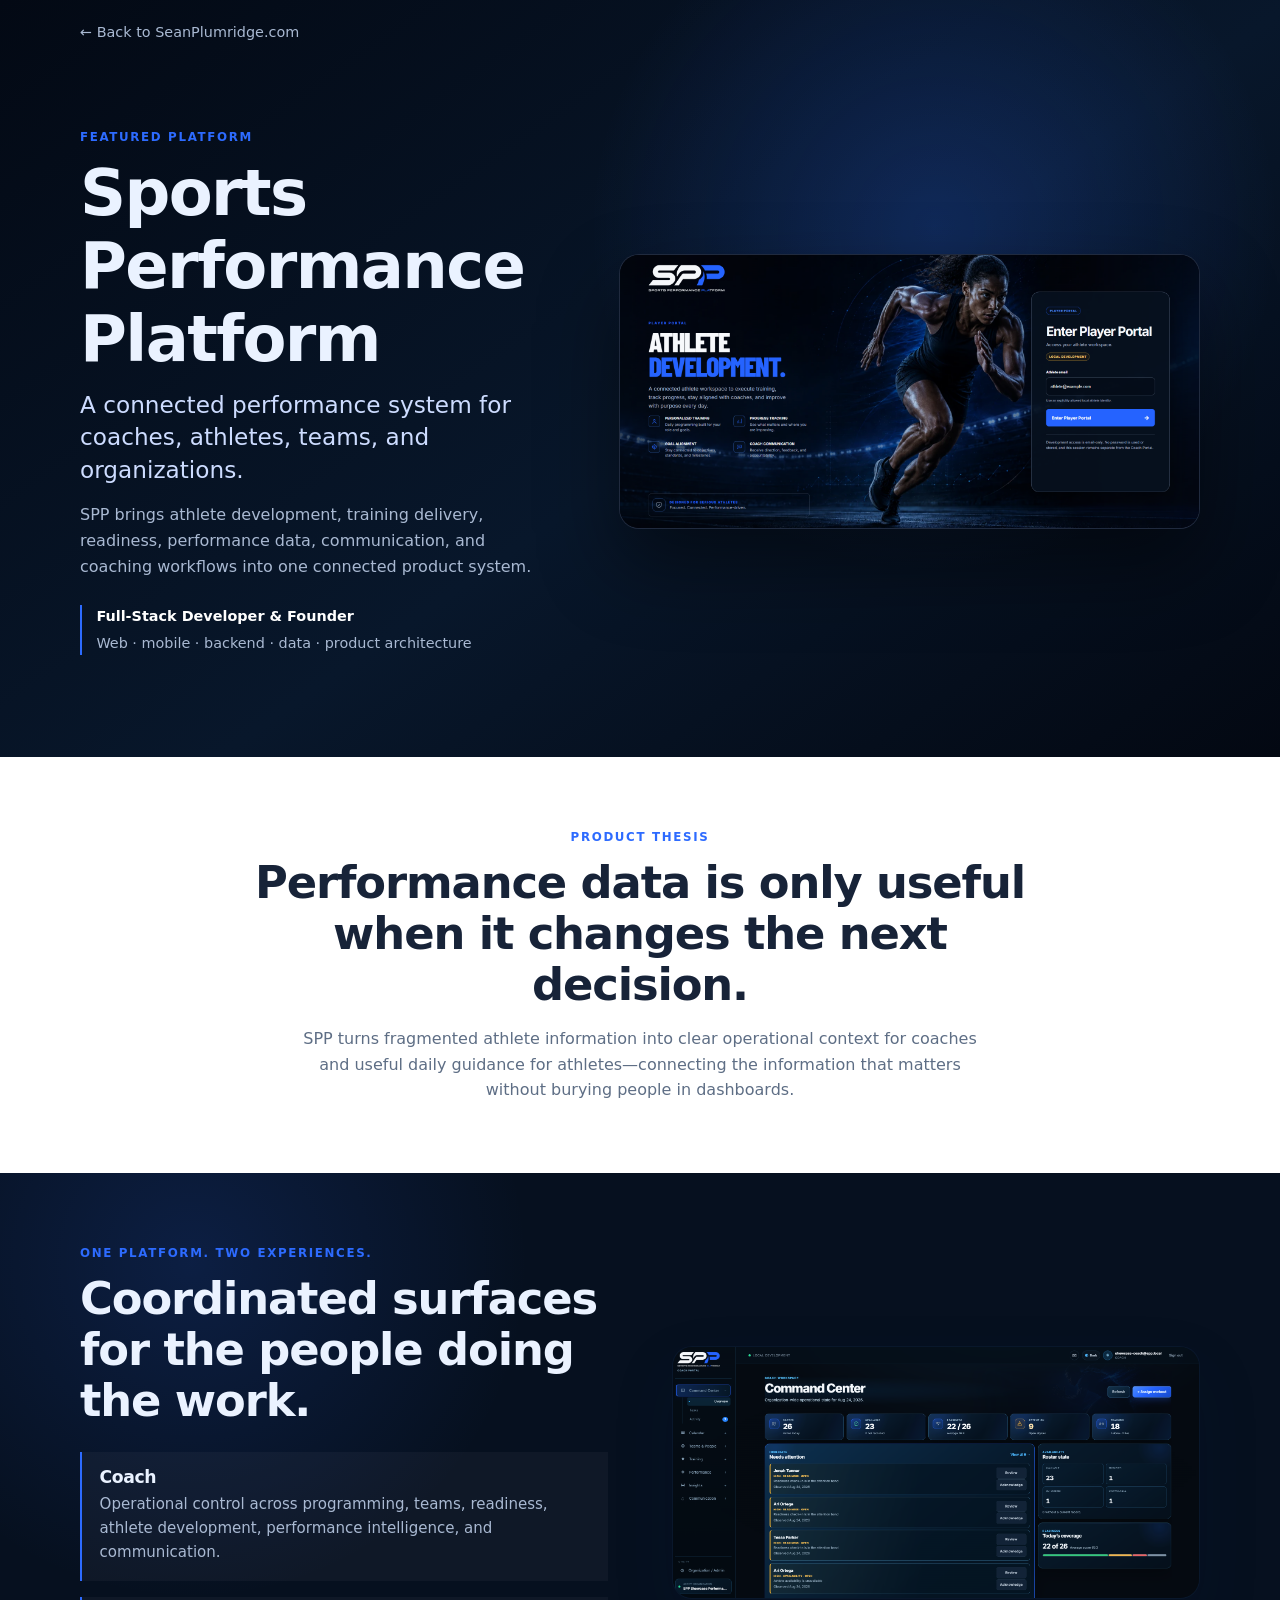
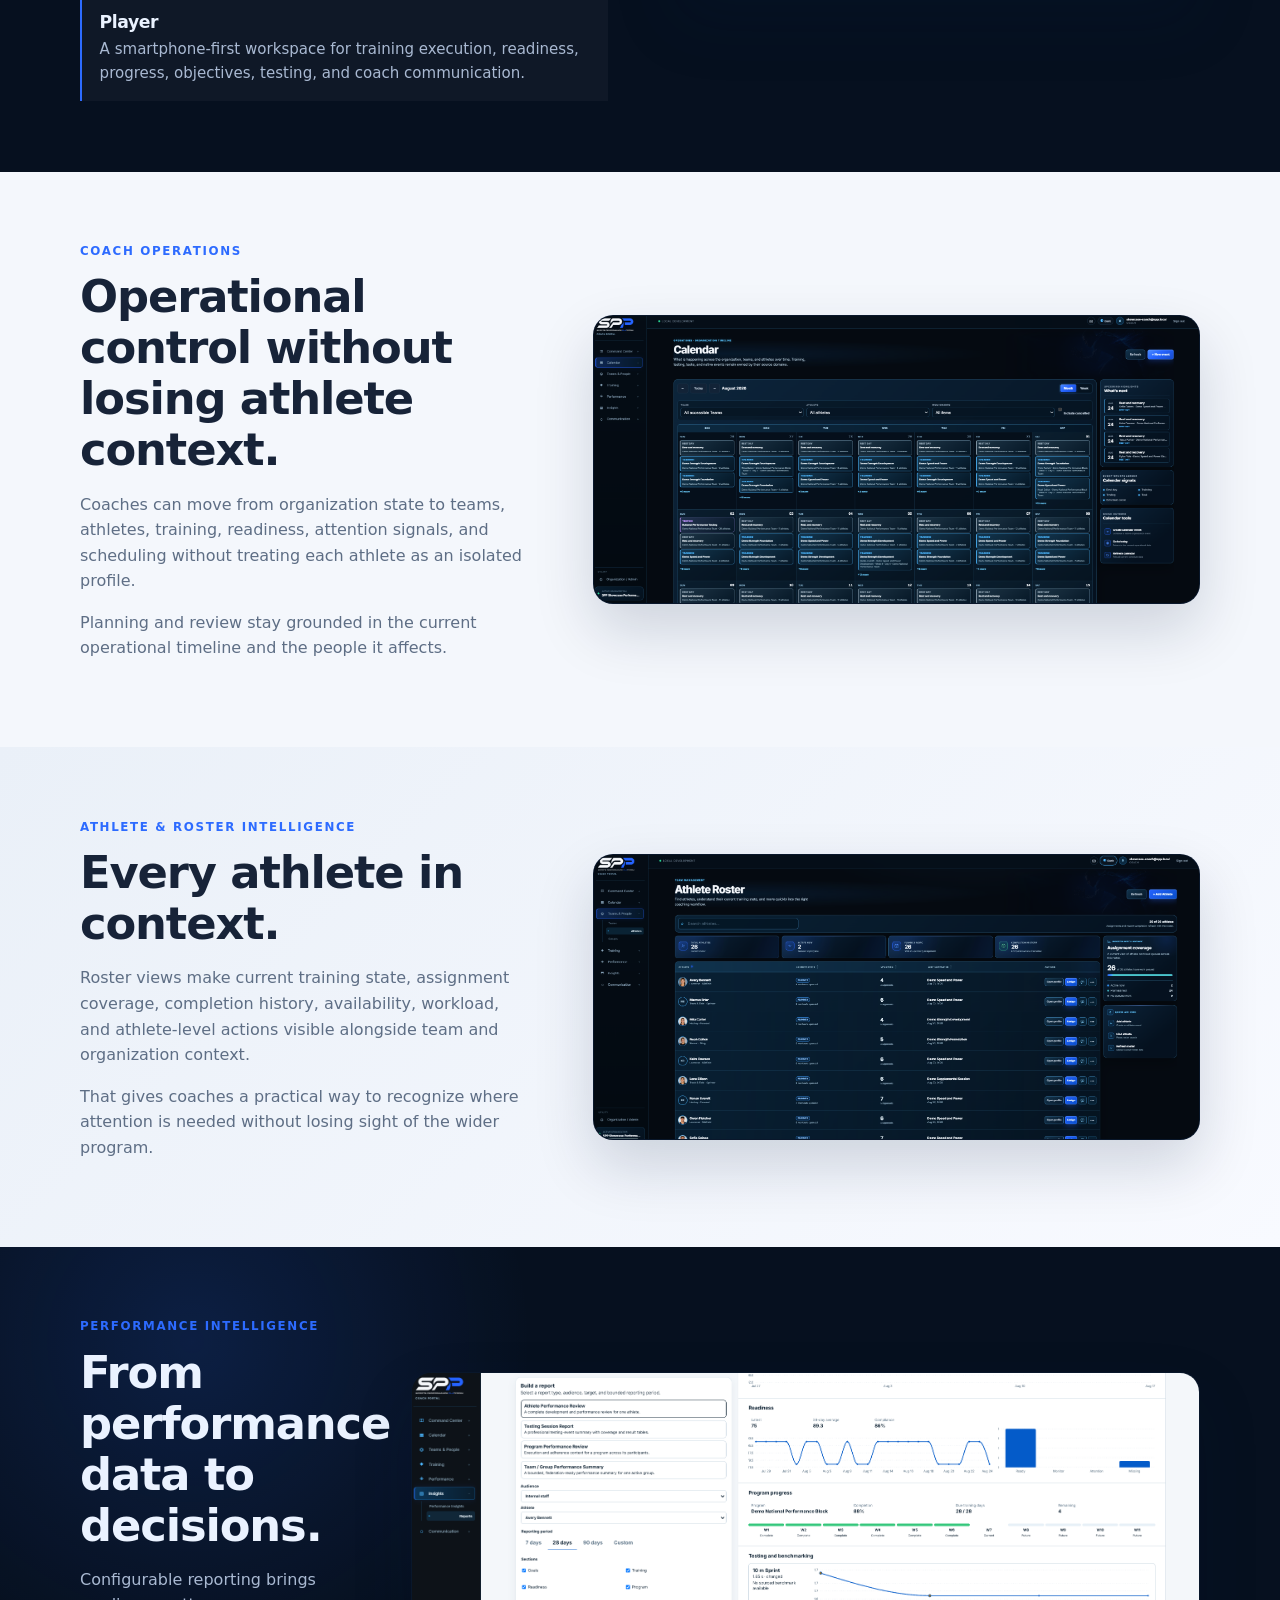
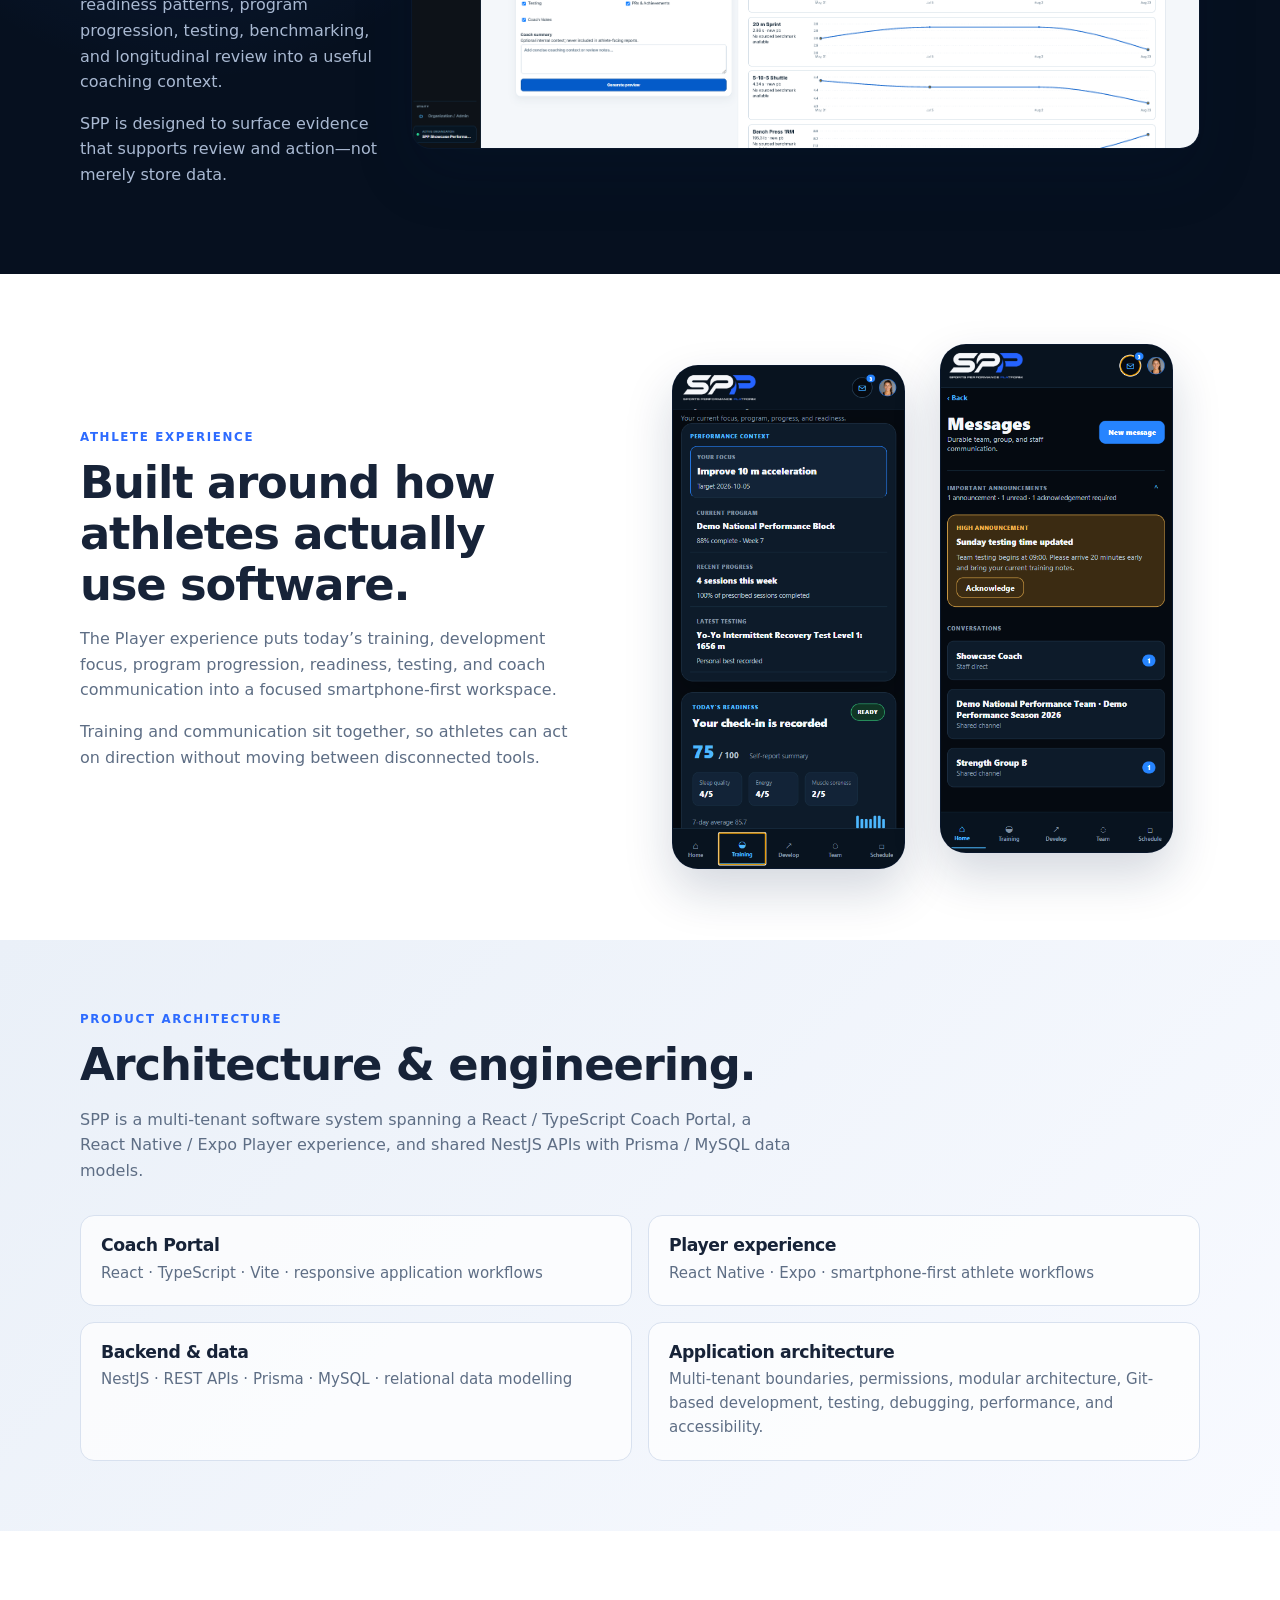
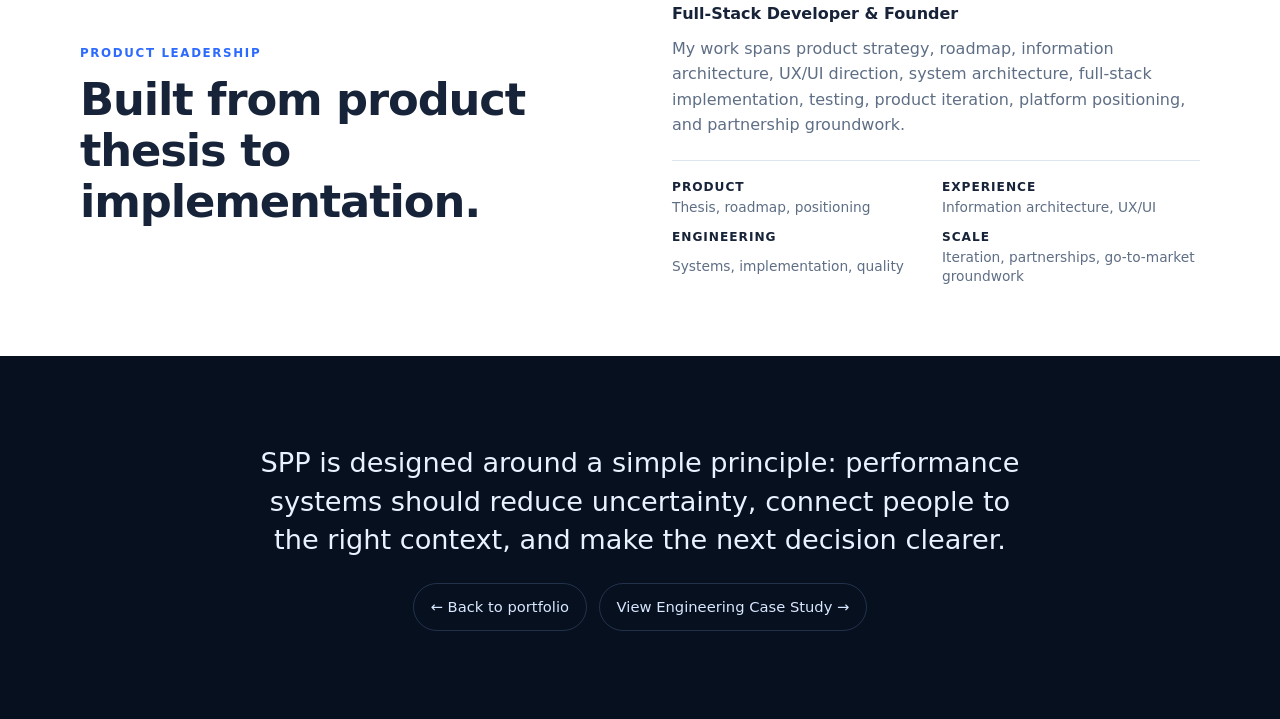
<file: spp.html>
<!doctype html>
<html lang="en">
<head>
  <meta charset="utf-8" />
  <meta name="viewport" content="width=device-width, initial-scale=1" />
  <title>Sports Performance Platform — Engineering &amp; Product Case Study</title>
  <meta name="description" content="A full-stack sports performance system built across React, TypeScript, React Native, Expo, NestJS, Prisma, and MySQL." />
  <link rel="stylesheet" href="sppstyles.css" />
</head>
<body>
  <header class="spp-header">
    <div class="container">
      <a class="back-link" href="/">← Back to SeanPlumridge.com</a>
    </div>
  </header>

  <main>
    <section class="spp-hero">
      <div class="container hero-grid">
        <div class="hero-copy">
          <p class="eyebrow">Featured platform</p>
          <h1>Sports Performance Platform</h1>
          <p class="hero-statement">A connected performance system for coaches, athletes, teams, and organizations.</p>
          <p class="hero-lead">SPP brings athlete development, training delivery, readiness, performance data, communication, and coaching workflows into one connected product system.</p>
          <p class="role-line"><strong>Full-Stack Developer &amp; Founder</strong><span>Web · mobile · backend · data · product architecture</span></p>
        </div>
        <div class="hero-media" aria-label="Sports Performance Platform Player Portal visual">
          <img src="Images/SPP_Portfolio.png" alt="Sports Performance Platform Player Portal visual featuring athlete development and a runner" width="1904" height="896" />
        </div>
      </div>
    </section>

    <section class="section thesis-section">
      <div class="container thesis-inner">
        <p class="eyebrow">Product thesis</p>
        <h2>Performance data is only useful when it changes the next decision.</h2>
        <p>SPP turns fragmented athlete information into clear operational context for coaches and useful daily guidance for athletes—connecting the information that matters without burying people in dashboards.</p>
      </div>
    </section>

    <section class="section section-dark">
      <div class="container split-grid">
        <div class="section-copy">
          <p class="eyebrow">One platform. Two experiences.</p>
          <h2>Coordinated surfaces for the people doing the work.</h2>
          <div class="surface-list">
            <div><h3>Coach</h3><p>Operational control across programming, teams, readiness, athlete development, performance intelligence, and communication.</p></div>
            <div><h3>Player</h3><p>A smartphone-first workspace for training execution, readiness, progress, objectives, testing, and coach communication.</p></div>
          </div>
        </div>
        <figure class="product-frame command-frame">
          <img src="Images/SPP_Command_Centre.png" alt="Sports Performance Platform coach Command Center showing roster, availability, readiness, attention signals, and training" width="1818" height="865" loading="lazy" />
        </figure>
      </div>
    </section>

    <section class="section coach-evidence">
      <div class="container split-grid split-grid-reverse">
        <figure class="product-frame coach-frame">
          <img src="Images/Coach_Portal_Calendar.png" alt="Coach Portal calendar showing training, testing, rest days, and team planning" loading="lazy" />
        </figure>
        <div class="section-copy">
          <p class="eyebrow">Coach operations</p>
          <h2>Operational control without losing athlete context.</h2>
          <p>Coaches can move from organization state to teams, athletes, training, readiness, attention signals, and scheduling without treating each athlete as an isolated profile.</p>
          <p>Planning and review stay grounded in the current operational timeline and the people it affects.</p>
        </div>
      </div>
    </section>

    <section class="section section-soft coach-evidence">
      <div class="container split-grid">
        <div class="section-copy">
          <p class="eyebrow">Athlete &amp; roster intelligence</p>
          <h2>Every athlete in context.</h2>
          <p>Roster views make current training state, assignment coverage, completion history, availability, workload, and athlete-level actions visible alongside team and organization context.</p>
          <p>That gives coaches a practical way to recognize where attention is needed without losing sight of the wider program.</p>
        </div>
        <figure class="product-frame coach-frame">
          <img src="Images/Coach_Portal_Roster.png" alt="Coach Portal roster with athlete training state, assignment coverage, and coach actions" loading="lazy" />
        </figure>
      </div>
    </section>

    <section class="section section-dark">
      <div class="container intelligence-layout">
        <div class="section-copy">
          <p class="eyebrow">Performance intelligence</p>
          <h2>From performance data to decisions.</h2>
          <p>Configurable reporting brings readiness patterns, program progression, testing, benchmarking, and longitudinal review into a useful coaching context.</p>
          <p>SPP is designed to surface evidence that supports review and action—not merely store data.</p>
        </div>
        <figure class="product-frame reports-frame">
          <img src="Images/Coach_Portal_Reports.png" alt="Coach Portal reports for readiness, program progression, testing, and athlete benchmarking" loading="lazy" />
        </figure>
      </div>
    </section>

    <section class="section athlete-section">
      <div class="container athlete-grid">
        <div class="section-copy">
          <p class="eyebrow">Athlete experience</p>
          <h2>Built around how athletes actually use software.</h2>
          <p>The Player experience puts today’s training, development focus, program progression, readiness, testing, and coach communication into a focused smartphone-first workspace.</p>
          <p>Training and communication sit together, so athletes can act on direction without moving between disconnected tools.</p>
        </div>
        <div class="mobile-screens" aria-label="Sports Performance Platform athlete mobile screens">
          <figure class="mobile-frame"><img src="Images/Player_Portal_Mobile_Training.png" alt="Player Portal mobile training screen showing current program, progress, testing, and readiness" loading="lazy" /></figure>
          <figure class="mobile-frame"><img src="Images/Player_Portal_Mobile_Message.png" alt="Player Portal mobile messaging screen for coach and athlete communication" loading="lazy" /></figure>
        </div>
      </div>
    </section>

    <section class="section section-soft">
      <div class="container">
        <header class="section-intro">
          <p class="eyebrow">Product architecture</p>
          <h2>Architecture &amp; engineering.</h2>
          <p>SPP is a multi-tenant software system spanning a React / TypeScript Coach Portal, a React Native / Expo Player experience, and shared NestJS APIs with Prisma / MySQL data models.</p>
        </header>
        <div class="architecture-grid">
          <article><h3>Coach Portal</h3><p>React · TypeScript · Vite · responsive application workflows</p></article>
          <article><h3>Player experience</h3><p>React Native · Expo · smartphone-first athlete workflows</p></article>
          <article><h3>Backend &amp; data</h3><p>NestJS · REST APIs · Prisma · MySQL · relational data modelling</p></article>
          <article><h3>Application architecture</h3><p>Multi-tenant boundaries, permissions, modular architecture, Git-based development, testing, debugging, performance, and accessibility.</p></article>
        </div>
      </div>
    </section>

    <section class="section leadership-section">
      <div class="container leadership-inner">
        <div>
          <p class="eyebrow">Product leadership</p>
          <h2>Built from product thesis to implementation.</h2>
        </div>
        <div>
          <p class="role-title">Full-Stack Developer &amp; Founder</p>
          <p>My work spans product strategy, roadmap, information architecture, UX/UI direction, system architecture, full-stack implementation, testing, product iteration, platform positioning, and partnership groundwork.</p>
          <div class="leadership-capabilities" aria-label="Product leadership capabilities">
            <span><strong>Product</strong>Thesis, roadmap, positioning</span>
            <span><strong>Experience</strong>Information architecture, UX/UI</span>
            <span><strong>Engineering</strong>Systems, implementation, quality</span>
            <span><strong>Scale</strong>Iteration, partnerships, go-to-market groundwork</span>
          </div>
        </div>
      </div>
    </section>

    <section class="closing-section">
      <div class="container">
        <p>SPP is designed around a simple principle: performance systems should reduce uncertainty, connect people to the right context, and make the next decision clearer.</p>
        <div class="closing-actions">
          <a class="closing-link" href="/">← Back to portfolio</a>
          <a class="closing-link" href="https://github.com/SeanPlumridge/spp-engineering-case-study" target="_blank" rel="noopener">View Engineering Case Study →</a>
        </div>
      </div>
    </section>
  </main>
</body>
</html>
</file>
<file: styles.css>
/* ========== CORE TOKENS ========== */
:root {
  --color-bg:        #FBFBFF;
  --color-surface:   #FFFFFF;
  --color-ink:       #2A2B2E;
  --color-muted:     #666a73;
  --color-border:    #d6d9e5;
  --color-primary:   #1f5e91;
  --color-primary-soft: rgba(33, 118, 174, 0.1);

  --radius-lg: 20px;
  --radius-md: 14px;
  --radius-pill: 999px;

  --shadow-soft: 0 18px 40px rgba(10, 18, 40, 0.14);

  --font-sans: system-ui, -apple-system, BlinkMacSystemFont, "Segoe UI", sans-serif;

  --space-section-y: clamp(3rem, 4vw, 4rem);
  --space-container-x: clamp(1.25rem, 3vw, 2rem);
}

/* ========== GLOBAL RESET ========== */
*,
*::before,
*::after {
  box-sizing: border-box;
}

html,
body {
  margin: 0;
  padding: 0;
}

body {
  font-family: var(--font-sans);
  background-color: var(--color-bg);
  color: var(--color-ink);
  text-rendering: optimizeLegibility;
  -webkit-font-smoothing: antialiased;
}

img {
  max-width: 100%;
  display: block;
}

a {
  color: inherit;
  text-decoration: none;
}

a:focus-visible,
button:focus-visible {
  outline: 3px solid rgba(33, 118, 174, 0.45);
  outline-offset: 3px;
}

ul {
  list-style: none;
  margin: 0;
  padding: 0;
}

h2 {
  font-weight: 800;
  letter-spacing: -0.02em;
}

h3 {
  font-weight: 700;
}

/* Lock scrolling when mobile menu is open */
.body-lock {
  overflow: hidden;
}

/* ========== LAYOUT HELPERS ========== */
.container {
  width: 100%;
  max-width: 1120px;
  margin: 0 auto;
  padding-inline: var(--space-container-x);
}

.section {
  padding-block: var(--space-section-y);
}
/* sections that sit back-to-back get a slightly tighter top */
.section + .section {
  padding-top: clamp(2.25rem, 3.5vw, 3.25rem);
}

.section-alt {
  background: radial-gradient(circle at top left, #f0f4ff 0, var(--color-bg) 46%);
}

/* Capabilities section gets its own softer wash */
.section-capabilities {
  background: radial-gradient(
    circle at top left,
    rgba(33, 118, 174, 0.06),
    rgba(255, 255, 255, 0.95) 60%
  );
  padding-block: clamp(2.75rem, 4vw, 3.5rem);
}

.section-header {
  max-width: none;
  margin-bottom: 1.3rem;
}

.section-experience .section-header,
#contact .section-header {
  margin-bottom: 1.35rem;
}

.section-header h2 {
  font-size: clamp(2.1rem, 3vw, 2.6rem);
  letter-spacing: -0.02em;
  font-weight: 800;  line-height: 1.2;
  margin: 0 0 0.5rem;
}

.section-kicker {
  letter-spacing: 0.12em;
  text-transform: uppercase;
  font-size: 0.8rem;
  color: var(--color-muted);
  margin-bottom: 0.25rem;
}

/* ========== HEADER ========== */
.site-header {
  position: sticky;
  top: 0;
  z-index: 20;
  background: rgba(251, 251, 255, 0.92);
  backdrop-filter: blur(18px);
  border-bottom: 1px solid rgba(214, 217, 229, 0.8);
}

.header-inner {
  display: flex;
  align-items: center;
  justify-content: space-between;
  padding-block: 0.75rem;
}

/* Brand */
.brand {
  display: inline-flex;
  align-items: center;
  gap: 0.55rem;
  font-weight: 650;
  letter-spacing: 0.14em;
  font-size: 0.82rem;
  text-transform: uppercase;
}

.brand-mark {
  width: 22px;
  height: 22px;
  border-radius: 30%;
  background: conic-gradient(from 200deg, var(--color-primary), #42a5f5, #0f3b63);
  box-shadow: 0 0 0 1px rgba(15, 59, 99, 0.3);
}

/* Desktop nav */
.mainnav ul {
  display: flex;
  align-items: center;
  gap: clamp(1rem, 1.7vw, 1.5rem);
}

.mainnav a {
  font-size: 0.95rem;
  color: var(--color-muted);
  position: relative;
  padding-block: 0.3rem;
}

.mainnav a::after {
  content: "";
  position: absolute;
  left: 0;
  bottom: 0.1rem;
  width: 0;
  height: 2px;
  border-radius: 999px;
  background: var(--color-primary);
  transition: width 0.18s ease-out;
}

.mainnav a:hover::after,
.mainnav a:focus-visible::after {
  width: 100%;
}

/* Hamburger */
.nav-toggle {
  border: none;
  background: transparent;
  display: none;
  flex-direction: column;
  justify-content: center;
  gap: 4px;
  padding: 0.3rem;
  cursor: pointer;
}

.nav-toggle-bar {
  width: 20px;
  height: 2px;
  border-radius: 999px;
  background: var(--color-ink);
}

/* ========== MOBILE MENU ========== */
.mobile-menu {
  position: fixed;
  inset: 0 30% 0 auto;
  max-width: 260px;
  background: var(--color-surface);
  box-shadow: -18px 0 45px rgba(12, 18, 40, 0.25);
  padding: 4.5rem 1.75rem 2rem;
  transform: translateX(100%);
  transition: transform 0.22s ease-out;
  z-index: 40;
}

.mobile-menu.open {
  transform: translateX(0);
}

.mobile-menu ul {
  display: flex;
  flex-direction: column;
  gap: 1.25rem;
}

.mobile-menu a {
  font-size: 1rem;
  color: var(--color-ink);
}

/* Backdrop */
.menu-backdrop {
  position: fixed;
  inset: 0;
  background: rgba(10, 12, 20, 0.35);
  opacity: 0;
  pointer-events: none;
  transition: opacity 0.2s ease-out;
  z-index: 30;
}

.menu-backdrop.show {
  opacity: 1;
  pointer-events: auto;
}

/* ========== HERO ========== */
.hero {
  padding-top: clamp(3.25rem, 5vw, 4.25rem);
  padding-bottom: clamp(2rem, 3vw, 2.75rem);
}

.hero-grid {
  display: grid;
  gap: clamp(2rem, 4vw, 3.25rem);
  align-items: flex-start;
}

.hero-copy h1 {
  font-size: clamp(2.4rem, 3.5vw, 3.2rem);
  line-height: 1.08;
  letter-spacing: -0.025em;
  font-weight: 800;
}

.hero-kicker {
  letter-spacing: 0.18em;
  text-transform: uppercase;
  font-size: 0.78rem;
  color: var(--color-muted);
  margin-bottom: 0.5rem;
}

.hero-lead {
  color: var(--color-muted);
  max-width: 34rem;
  font-size: 1.05rem;
  line-height: 1.6;
  margin: 0;
}

.hero-tech {
  margin: 1rem 0 0;
  color: var(--color-ink);
  font-size: 0.9rem;
  font-weight: 650;
  line-height: 1.6;
}

.hero-context {
  margin: 0.3rem 0 0;
  color: var(--color-muted);
  font-size: 0.82rem;
  line-height: 1.5;
}

.hero-actions {
  display: flex;
  flex-wrap: wrap;
  gap: 0.75rem;
  margin-top: 1.35rem;
  margin-bottom: 1.1rem;
}

.hero-tags {
  display: flex;
  flex-wrap: wrap;
  gap: 0.55rem;
  margin-top: 0.4rem;
  font-size: 0.84rem;
}

.hero-tags span {
  padding: 0.3rem 0.8rem;
  border-radius: var(--radius-pill);
  border: 1px solid rgba(33, 118, 174, 0.22);
  background: rgba(251, 251, 255, 0.8);
}

.hero-cred {
  display: grid;
  gap: 0.45rem 1rem;
  margin-top: 1.15rem;
  padding-top: 0.95rem;
  border-top: 1px solid rgba(214, 217, 229, 0.85);
  font-size: 0.85rem;
  color: var(--color-muted);
}

.hero-cred span {
  position: relative;
  padding-left: 0.8rem;
}

.hero-cred span::before {
  content: "";
  position: absolute;
  left: 0;
  top: 0.5rem;
  width: 4px;
  height: 4px;
  border-radius: 50%;
  background: var(--color-primary);
  opacity: 0.6;
}

/* Hero aside stats */
.hero-aside {
  display: grid;
  gap: 1rem;
}

.stat-card {
  background: var(--color-surface);
  border-radius: var(--radius-lg);
  min-height: 112px;
  padding: 1rem 1.15rem;
  box-shadow: 0 14px 30px rgba(10, 18, 40, 0.09);
  border: 1px solid rgba(214, 217, 229, 0.9);
}

.stat-card h3 {
  margin: 0 0 0.3rem;
  font-size: 0.78rem;
  text-transform: uppercase;
  letter-spacing: 0.12em;
  color: var(--color-muted);
}

.stat-primary {
  margin: 0 0 0.4rem;
  font-size: 1rem;
  font-weight: 600;
  color: var(--color-primary);
}

.stat-meta {
  margin: 0;
  font-size: 0.9rem;
  color: var(--color-muted);
}

/* ========== FEATURED WORK ========== */

.work-grid {
  display: grid;
  gap: 1.7rem;
  align-items: stretch;
}

.work-featured-grid {
  display: grid;
  gap: 1.35rem;
  align-items: stretch;
}

.work-card {
  background: var(--color-surface);
  border-radius: var(--radius-lg);
  padding: 1.7rem 1.7rem 1.6rem;
  border: 1px solid rgba(214, 217, 229, 0.96);
  box-shadow: 0 10px 26px rgba(11, 15, 40, 0.08);
  transition: transform 0.18s ease-out, box-shadow 0.18s ease-out;
}

.work-card-main {
  padding: 1.1rem 1.4rem 1.6rem;
  display: flex;
  flex-direction: column;
  gap: 0.7rem;
  border-radius: 18px;
  box-shadow: 0 25px 60px rgba(10, 18, 40, 0.16);
  border: 1px solid rgba(214, 217, 229, 0.85);
}

.work-card:hover {
  transform: translateY(-4px);
  box-shadow: 0 24px 60px rgba(10, 18, 40, 0.16);
}

/* Full-bleed screenshot at the top of the card */
.work-screenshot {
  margin: -1.4rem -1.4rem 1.1rem;
  border-radius: 18px 18px 0 0;
  overflow: hidden;
  aspect-ratio: 1.9 / 1;
  background: #edf4f5;
  border-bottom: 1px solid rgba(214, 217, 229, 0.9);
  box-shadow: 0 18px 38px rgba(10, 18, 40, 0.16);
}

.work-screenshot img {
  display: block;
  width: 100%;
  height: 100%;
  object-fit: contain;
  transform: translateZ(0);
}

.work-card-main .work-tag {
  display: inline-flex;
  align-items: center;
  padding: 0.2rem 0.75rem;
  border-radius: var(--radius-pill);
  background: var(--color-primary-soft);
  color: var(--color-primary);
  font-size: 0.78rem;
  font-weight: 600;
  text-transform: uppercase;
  letter-spacing: 0.11em;
  align-self: flex-start;
  margin-bottom: 0.1rem;
  border: 1px solid rgba(33, 118, 174, 0.18);
  box-shadow: inset 0 1px 0 rgba(255, 255, 255, 0.7);
}

.work-card-main h3 {
  margin-top: 0;
  margin-bottom: 0.35rem;
  font-size: 1.22rem;
  line-height: 1.25;
}

.work-card-main p {
  margin-top: 0;
  margin-bottom: 0.25rem;
  font-size: 0.95rem;
  line-height: 1.55;
}

.work-points {
  margin: 0.1rem 0 0.55rem;
  padding-left: 1.2rem;
  font-size: 0.9rem;
  line-height: 1.5;
}

.work-points li + li {
  margin-top: 0.15rem;
}

.work-meta {
  display: flex;
  flex-wrap: wrap;
  gap: 0.8rem;
  font-size: 0.85rem;
  color: var(--color-muted);
  margin-bottom: 0.25rem;
}

/* Right column cards */
.work-side-grid {
  display: grid;
  gap: 1.3rem;
}

.work-side-grid .work-card {
  border-radius: 16px;
  box-shadow: 0 10px 24px rgba(11, 15, 40, 0.08);
  padding: 1.2rem 1.4rem 1.5rem;
}

.work-side-grid .work-card h3 {
  margin-top: 0;
  margin-bottom: 0.45rem;
  font-size: 1.05rem;
}

.work-side-grid .work-card p {
  margin-bottom: 0.4rem;
  font-size: 0.92rem;
  line-height: 1.45;
}

/* Image banner inside side cards */
.card-banner {
  margin-bottom: 0.75rem;
  border-radius: 12px;
  overflow: hidden;
}

.card-banner img {
  display: block;
  width: 100%;
  height: auto;
}

/* Work CTA pill */
.work-card-main .pill-link {
  margin-top: auto;
  padding: 0.5rem 1rem;
  font-size: 0.9rem;
  background: linear-gradient(135deg, rgba(33,118,174,0.06), rgba(33,118,174,0.14));
  border-radius: var(--radius-pill);
}

.work-card-main .pill-link:hover {
  background: rgba(33,118,174,0.16);
}

#spp .work-screenshot {
  background: #030812;
}

.earlier-work {
  grid-column: 1 / -1;
  margin-top: 0.25rem;
}

.earlier-work > header {
  max-width: 640px;
  margin-bottom: 0.65rem;
}

.earlier-work h3 {
  margin: 0;
  font-size: clamp(1.2rem, 2vw, 1.5rem);
  line-height: 1.3;
}

.earlier-work-card {
  display: grid;
  gap: 1rem;
  align-items: center;
  padding: 0.85rem 1rem;
}

.earlier-work-card h4 {
  margin: 0 0 0.45rem;
  font-size: 1.05rem;
}

.earlier-work-card p {
  margin: 0 0 0.55rem;
  font-size: 0.92rem;
  line-height: 1.5;
}

.earlier-work-card .card-banner {
  margin: 0;
}

.earlier-work-card .pill-link {
  color: var(--color-primary);
  font-size: 0.84rem;
  line-height: 1.45;
}

.work-links {
  display: flex;
  flex-wrap: wrap;
  gap: 0.55rem 1rem;
}

/* ========== EXPERIENCE ========== */

#work.section {
  padding-top: clamp(2rem, 3vw, 2.75rem);
  padding-bottom: clamp(2.5rem, 3.5vw, 3.25rem);
}

.section-experience {
  margin-top: 0;
  padding-top: clamp(2.75rem, 3.5vw, 3.25rem);
}

.experience-grid {
  display: grid;
  gap: 1.25rem;
  align-items: stretch;
}

.experience-left {
  display: contents;
}

.experience-card {
  border-radius: 18px;
  background: #ffffff;
  box-shadow: 0 12px 28px rgba(15, 23, 42, 0.05);
  height: 100%;
  display: flex;
  flex-direction: column;
  padding: 1.35rem 1.4rem 1.45rem;
}

.experience-card-highlight {
  padding: 1.35rem 1.4rem 1.45rem;
}

/* Top-10 pill badge */
.pill-badge {
  display: inline-flex;
  align-items: center;
  padding: 0.18rem 0.6rem;
  border-radius: 999px;
  font-size: 0.72rem;
  letter-spacing: 0.06em;
  text-transform: uppercase;
  color: var(--color-muted);
  background: rgba(15, 118, 178, 0.06);
  margin-bottom: 0.65rem;
}

/* Banner image at the top of the Code Ninjas card */
.experience-banner {
  margin: 0 -1.4rem 1rem;
  border-radius: 18px 18px 0 0;
  overflow: hidden;
}

.experience-banner img {
  display: block;
  width: 100%;
  height: 105px;
  object-fit: cover;
  filter: saturate(0.85) brightness(1.03);
}

/* Experience typography */
.section-experience .card-title {
  margin-bottom: 0.25rem;
  font-size: 1.08rem;
}

.section-experience .card-subtitle {
  margin-bottom: 0.6rem;
  font-size: 0.9rem;
  color: var(--color-muted);
}

.section-experience .card-list {
  margin-top: 0.4rem;
  padding-left: 1.1rem;
  font-size: 0.9rem;
  line-height: 1.55;
}

.section-experience .card-list li + li {
  margin-top: 0.3rem;
}

.section-philosophy {
  padding-block: clamp(2rem, 3vw, 2.5rem);
}

.section-philosophy h2 {
  font-size: clamp(2rem, 3vw, 2.6rem);
  letter-spacing: -0.02em;
}

.section-philosophy p {
  margin: 0;
  font-size: 1.1rem;
  color: var(--color-muted);
  line-height: 1.6;
}

.philosophy-copy {
  display: grid;
  gap: 0.55rem;
}

/* ========== CAPABILITIES / SKILLS ========== */

.skills-grid {
  display: grid;
  gap: 1.15rem;
}

.skills-column {
  background: rgba(255, 255, 255, 0.9);
  border-radius: var(--radius-lg);
  padding: 1.3rem 1.35rem;
  border: 1px solid rgba(214, 217, 229, 0.85);
  font-size: 0.95rem;
}

.skills-column h3 {
  margin-top: 0;
  margin-bottom: 0.7rem;
  font-size: 1.05rem;
}

/* Premium bullet styling */
.skills-column ul {
  margin: 0;
  padding: 0;
  font-size: 0.94rem;
  color: var(--color-muted);
}

.skills-column li {
  position: relative;
  padding-left: 1rem;
  margin-bottom: 0.3rem;
}

.skills-column li::before {
  content: "";
  position: absolute;
  left: 0;
  top: 0.6rem;
  width: 6px;
  height: 6px;
  border-radius: 50%;
  background: var(--color-primary);
  opacity: 0.65;
}

/* ========== CONTACT ========== */

.contact-inner {
  display: grid;
  gap: 1.25rem;
  align-items: center;
}

.contact-copy {
  margin: 0;
  color: var(--color-muted);
  max-width: 32rem;
}

.contact-actions {
  display: flex;
  flex-wrap: wrap;
  gap: 0.75rem;
  justify-content: flex-end;
}

/* ========== BUTTONS & LINKS ========== */

.btn {
  display: inline-flex;
  align-items: center;
  justify-content: center;
  gap: 0.4rem;
  min-height: 44px;
  padding: 0.65rem 1.25rem;
  border-radius: var(--radius-pill);
  border: 1px solid transparent;
  font-size: 0.95rem;
  font-weight: 500;
  cursor: pointer;
  transition:
    transform 0.12s ease-out,
    box-shadow 0.12s ease-out,
    background 0.12s ease-out,
    color 0.12s ease-out,
    border-color 0.12s ease-out;
}

.btn-primary {
  background: linear-gradient(135deg, var(--color-primary), #1d5c8d);
  color: #ffffff;
  box-shadow: var(--shadow-soft);
  font-weight: 600;
  letter-spacing: 0.01em;
}

.btn-primary:hover {
  transform: translateY(-1px);
  box-shadow: 0 20px 45px rgba(11, 34, 66, 0.35);
}

.btn-ghost {
  background: rgba(33, 118, 174, 0.05);
  border: 1px solid rgba(33, 118, 174, 0.22);
  color: var(--color-ink);
}

.btn-ghost:hover {
  background: rgba(33, 118, 174, 0.06);
}

.pill-link {
  display: inline-flex;
  align-items: center;
  margin-top: 0.5rem;
  padding: 0.35rem 0.9rem;
  border-radius: var(--radius-pill);
  font-size: 0.9rem;
  color: var(--color-primary);
  background: rgba(33, 118, 174, 0.06);
}

/* ========== FOOTER ========== */

.footer {
  border-top: 1px solid rgba(214, 217, 229, 0.9);
  padding-block: 1.1rem;
  background: rgba(251, 251, 255, 0.96);
}

.footer-inner {
  display: flex;
  justify-content: space-between;
  align-items: center;
  gap: 0.75rem;
}

.footer-note {
  font-size: 0.82rem;
  color: var(--color-muted);
}

/* ========== RESPONSIVE ========== */

@media (max-width: 899px) {
  .mainnav {
    display: none;
  }

  .nav-toggle {
    display: flex;
  }

  .hero {
    padding-top: 3.25rem;
  }

  .experience-grid {
    grid-template-columns: 1fr;
    gap: 1.8rem;
  }
}

#contact.section {
  padding-block: clamp(2.5rem, 3.5vw, 3.25rem);
}

@media (min-width: 720px) {
  .hero-grid {
    grid-template-columns: minmax(0, 1.4fr) minmax(0, 1fr);
  }

  .hero-cred {
    grid-template-columns: repeat(3, minmax(0, 1fr));
  }

  .section-philosophy .container {
    display: grid;
    grid-template-columns: minmax(0, 0.95fr) minmax(0, 1.05fr);
    gap: clamp(2rem, 5vw, 5rem);
    align-items: center;
  }

  .section-philosophy h2 {
    margin: 0;
  }

  .work-grid {
    grid-template-columns: minmax(0, 1.6fr) minmax(0, 1.1fr);
  }

  .work-featured-grid {
    grid-template-columns: repeat(2, minmax(0, 1fr));
  }

  .earlier-work-card {
    grid-template-columns: minmax(180px, 0.55fr) minmax(0, 1.45fr);
  }

  .skills-grid {
    grid-template-columns: repeat(3, minmax(0, 1fr));
  }

  .contact-inner {
    grid-template-columns: minmax(0, 2fr) minmax(0, 1.1fr);
  }
}

@media (min-width: 900px) {
  .experience-grid {
    grid-template-columns: repeat(3, minmax(0, 1fr));
  }

  .experience-card .card-title {
    min-height: 3.9rem;
  }

  .experience-card .card-subtitle {
    min-height: 2.5rem;
  }
}

@media (max-width: 480px) {
  .hero-actions {
    flex-direction: column;
    align-items: stretch;
  }

  .mobile-menu {
    inset: 0;
    max-width: none;
  }
}

.fade-in {
  opacity: 0;
  transform: translateY(20px);
  transition: opacity 0.6s ease, transform 0.6s ease;
}

.fade-in.visible {
  opacity: 1;
  transform: translateY(0);
}

/* ===========================
   ONE MORE RUN STYLES
   =========================== */

.omr-body {
  background: #0d1018;
  color: #e6e8f0;
  font-family: system-ui, -apple-system, sans-serif;
}

/* Header */
.omr-header {
  position: absolute;
  width: 100%;
  z-index: 10;
  padding-top: 1.2rem;
}

.omr-back {
  color: #9aa3c7;
  font-size: 0.9rem;
}

/* HERO */

.omr-hero {
  position: relative;
  min-height: 95vh;
  display: flex;
  align-items: flex-end;
  overflow: hidden;
}

.omr-hero-img {
  width: 100%;
  height: 100%;
  object-fit: cover;
  object-position: center 5%;
  filter: saturate(1.05) contrast(1.02) brightness(0.97);
  display: block;
}

.omr-hero picture {
  position: absolute;
  inset: 0;
  display: block;
  z-index: 0;
}

.omr-hero-overlay {
  position: absolute;
  inset: 0;
  z-index: 1;

  background:
    linear-gradient(
      to top,
      #0d1018 0%,
      rgba(13,16,24,0.95) 15%,
      rgba(13,16,24,0.7) 35%,
      rgba(13,16,24,0.3) 60%,
      transparent 85%
    ),
    linear-gradient(
      to left,
      rgba(13,16,24,0.7) 0%,
      rgba(13,16,24,0.4) 40%,
      transparent 70%
    );
}

.omr-hero-bottom {
  padding-bottom: 7rem;
  width: 100%;
  display: flex;
  justify-content: flex-end;
  padding-right: 8%;
  position: relative;
  z-index: 2;
}

.omr-hero-info {
  max-width: 520px;
  text-align: left;
}

/* .omr-kicker {
  text-transform: uppercase;
  letter-spacing: 0.15em;
  font-size: 0.8rem;
  color: #9cc7ff;
  font-weight: 600;
  margin-bottom: 1rem;
} */

.omr-kicker {
  display: inline-block;
  padding: 0.35rem 0.75rem;
  border-radius: 999px;
  background: rgba(255,255,255,0.08);
  backdrop-filter: blur(6px);
  font-size: 0.7rem;
  letter-spacing: 0.15em;
  font-weight: 600;
  color: #c7d9ff;
  margin-bottom: 1.2rem;
}

.omr-hero-info h2 {
  font-size: clamp(2.4rem, 3.5vw, 3.4rem);
  font-weight: 900;
  line-height: 1.1;
  text-shadow:
    0 2px 12px rgba(0,0,0,0.5),
    0 1px 2px rgba(0,0,0,0.6);
}

.omr-hero::before {
  content: "";
  position: absolute;
  left: 0;
  right: 0;
  bottom: -1px;
  height: 120px;
  z-index: 1;
  pointer-events: none;
}

.omr-hero::after {
  content: "";
  position: absolute;
  inset: 0;
  pointer-events: none;
  background: radial-gradient(
    circle at 85% 60%,
    transparent 40%,
    rgba(0,0,0,0.25) 100%
  );
}

.omr-sub {
  font-size: 1.1rem;
  color: #c9d3f5;
  line-height: 1.7;
}

.omr-hero-info {
  animation: heroFade 1.2s ease forwards;
  opacity: 0;
  transform: translateY(20px);
}

@keyframes heroFade {
  to {
    opacity: 1;
    transform: translateY(0);
  }
}

/* SECTIONS */

.omr-section {
  padding: 4rem 0;
}

.omr-section:first-of-type {
  padding-top: 6rem;
}

.omr-section + .omr-section {
  padding-top: 6rem;
}

.omr-hero + .omr-section {
  padding-top: 3.5rem;
}

.omr-section-dark {
  background:
    radial-gradient(circle at 20% 10%, rgba(79,209,255,0.08), transparent 40%),
    radial-gradient(circle at 80% 80%, rgba(179,107,255,0.08), transparent 40%),
    #121624;
}

.omr-center {
  text-align: center;
  margin-bottom: 3rem;
}

/* GRID */

.omr-grid-2 {
  display: grid;
  gap: 3rem;
}

.omr-card-grid {
  display: grid;
  gap: 2rem;
}

.omr-card {
 background: linear-gradient(
    145deg,
    rgba(255,255,255,0.06),
    rgba(255,255,255,0.03)
  );
  border-radius: 22px;
  padding: 2.2rem;
  backdrop-filter: blur(8px);
  transition: all 0.25s ease;
}

.omr-card:hover {
  transform: translateY(-8px);
  box-shadow:
    0 30px 60px rgba(0,0,0,0.5),
    0 0 30px rgba(79,209,255,0.2);
}

.omr-card h3 {
  margin-bottom: 1rem;
  font-size: 1.2rem;
}

.omr-card ul {
  padding-left: 1.2rem;
  opacity: 0.9;
}

.omr-card li {
  margin-bottom: 0.5rem;
}

/* Stats */

.omr-stats {
  display: grid;
  gap: 2rem;
}

.omr-stat-number {
  background: linear-gradient(90deg,#4fd1ff,#b36bff);
  background-clip: text;
  -webkit-background-clip: text;
  -webkit-text-fill-color: transparent;
  color: transparent;
}

.omr-stat-label {
  font-size: 0.9rem;
  color: #9aa3c7;
}

@media (min-width: 900px) {
  .omr-stats {
    align-content: start;
  }

  .omr-stats div {
    padding: 1rem 0;
    border-bottom: 1px solid rgba(255,255,255,0.06);
  }
}

.omr-stats div {
  transition: transform 0.2s ease;
}

.omr-stats div:hover {
  transform: translateX(4px);
}
/* Philosophy */

.omr-philosophy {
  max-width: 620px;
  font-size: 1.15rem;
  line-height: 1.8;
  padding-bottom: 3rem;
}

.omr-philosophy h2 {
  position: relative;
  padding-left: 1.5rem;
}

.omr-philosophy h2::before {
  content: "";
  position: absolute;
  left: 0;
  top: 10px;
  width: 4px;
  height: 60%;
  background: linear-gradient(#4fd1ff,#b36bff);
  border-radius: 4px;
}

.omr-section:nth-of-type(even) {
  padding-top: 5rem;
  padding-bottom: 4rem;
}
/* CTA */

.omr-cta {
  text-align: center;
  background: radial-gradient(circle at center, #151b2f, #0d1018);
}

.omr-btn {
  display: inline-block;
  margin-top: 1.5rem;
  border-radius: 999px;
  background: linear-gradient(90deg,#4fd1ff,#b36bff);
  color: #0d1018;
  font-weight: 600;
  transition: 0.2s ease;padding: 1rem 2.5rem;
  font-size: 1rem;
  letter-spacing: 0.05em;
  box-shadow:
    0 0 15px rgba(79,209,255,0.3),
    0 0 25px rgba(179,107,255,0.2);
  position: relative;
  overflow: hidden;
}

.omr-btn:hover {
  transform: scale(1.05);
}

.omr-btn::after {
  content: "";
  position: absolute;
  top: 0;
  left: -100%;
  width: 100%;
  height: 100%;
  background: linear-gradient(
    120deg,
    transparent,
    rgba(255,255,255,0.4),
    transparent
  );
  transition: 0.6s;
}

.omr-btn:hover::after {
  left: 100%;
}

.omr-section-dark {
  border-top: 1px solid rgba(255,255,255,0.05);
}
/* Responsive */

@media (min-width: 900px) {
  .omr-grid-2 {
    grid-template-columns: 1.3fr 1fr;
  }

  .omr-card-grid {
    grid-template-columns: repeat(3,1fr);
  }
}

@media (max-width: 768px) {
  .container {
    padding-left: 1.4rem;
    padding-right: 1.4rem;
  }
}

@media (max-width: 768px) {
  .section {
    padding-top: 4.5rem;
    padding-bottom: 4.5rem;
  }
}

@media (max-width: 768px) {
  .hero-grid {
    gap: 2.5rem;
  }

  .hero-copy h1 {
    font-size: clamp(1.9rem, 6vw, 2.3rem);
    line-height: 1.15;
  }

  .hero-lead {
    margin-top: 1.4rem;
  }

  .hero-actions {
    margin-top: 1.8rem;
    gap: 1rem;
  }
}

@media (max-width: 768px) {
  .work-grid,
  .experience-grid,
  .skills-grid {
    gap: 2.2rem;
  }

  .work-card,
  .experience-card {
    padding: 1.6rem;
  }
}

@media (max-width: 768px) {
  h2 {
    margin-bottom: 1.2rem;
    line-height: 1.2;
  }
}

@media (max-width: 768px) {
  .hero-actions,
  .contact-actions {
    flex-direction: column;
    align-items: flex-start;
  }

  .btn {
    width: 100%;
    text-align: center;
  }
}
</file>
<file: fffstyles.css>
/* ============================
   FINFORFAM PORTFOLIO STYLES
   ============================ */

/* ---------- Root Colors ---------- */

:root {
  --bg-main: #eef3f4;
  --bg-alt: #e3eaec;

  --navy: #1f3447;
  --navy-soft: #30495e;

  --teal: #0f6e6e;
  --teal-hover: #0b5b5b;

  --border-soft: #d5dee2;

  --text-body: #425a6b;
  --text-muted: #6c7f8d;

  --radius-lg: 18px;
  --radius-md: 12px;

  --space-container-x: 1.5rem;
}


/* ---------- Base ---------- */

* {
  box-sizing: border-box;
}

body {
  margin: 0;
  font-family: -apple-system, BlinkMacSystemFont, "Segoe UI",
               Roboto, Helvetica, Arial, sans-serif;
  background: var(--bg-main);
  color: var(--text-body);
  line-height: 1.6;
}

img {
  width: 100%;
  display: block;
  border-radius: var(--radius-md);
}


/* ---------- Layout ---------- */

.container {
  width: 100%;
  max-width: 1120px;
  margin: 0 auto;
  padding-inline: var(--space-container-x);
}

.section {
  padding: 48px 0;
  background: linear-gradient(
      180deg,
      #edf4f6 0%,
      #e6eef1 100%
    );;
}

.section-alt {
  background:
    radial-gradient(
      circle at 85% 20%,
      rgba(15,110,110,0.08),
      transparent 45%
    ),
    linear-gradient(
      180deg,
      #edf4f6 0%,
      #e6eef1 100%
    );
}


/* ---------- Header ---------- */

.site-header {
  position: absolute;
  width: 100%;
  z-index: 10;
  padding-top: 24px;
}

.header-inner {
  display: flex;
  justify-content: space-between;
  align-items: center;
}

.brand {
  font-weight: 600;
  color: var(--navy);
  text-decoration: none;
  font-size: 1.1rem;
}


/* ---------- Typography ---------- */

.section-kicker {
  text-transform: uppercase;
  letter-spacing: 2px;
  font-size: 0.8rem;
  color: var(--teal);
  margin-bottom: 18px;
}

.section-header h2 {
  font-size: clamp(2rem, 2.8vw, 2.6rem);
  letter-spacing: -0.5px;
  color: var(--navy);
  margin-bottom: 20px;
  font-weight: 700;
}

h3 {
  font-size: 1.9rem;
  font-weight: 700;
  margin-bottom: 12px;
}

.hero-lead {
  font-size: 1.15rem;
  max-width: 720px;
  margin-bottom: 30px;
  color: var(--navy-soft);
}


/* ---------- Buttons ---------- */

.btn {
  display: inline-block;
  padding: 14px 28px;
  border-radius: 999px;
  font-weight: 600;
  text-decoration: none;
  transition: all 0.25s ease;
}

.btn-primary {
  background: linear-gradient(135deg, #148f8f, #0f6e6e);
  color: white;
  box-shadow: 0 6px 18px rgba(15, 110, 110, 0.25);
}

.btn-primary:hover {
  background: linear-gradient(135deg, #0f6e6e, #0b5b5b);
  transform: translateY(-2px);
}


/* ---------- Grid Layout ---------- */

.work-grid {
  display: grid;
  grid-template-columns: 1fr 1fr;
  gap: 48px;
  align-items: center;
}

.work-grid > div {
  position: relative;
}

.work-grid > div:first-child {
  padding-right: 40px;
}

/* ---------- Screenshot Styling ---------- */

.work-screenshot {
  padding: 0;
  border: none;
  background: none;
  scale: 90%;
}

.work-screenshot img {
  border-radius: 18px;
  box-shadow:
    0 30px 70px rgba(31,52,71,0.12);
  transition: transform 0.4s ease, box-shadow 0.4s ease;
}

.work-screenshot img:hover {
  transform: translateY(-4px);
  box-shadow:
    0 40px 90px rgba(31,52,71,0.18);
}

.work-screenshot-lower {
  padding: 0;
  border: none;
  background: none;
  width: 60%;
  max-width: 600px;
  margin: 40px auto 0;;
  height: auto;
  margin-left: 40px;
}

.work-screenshot-lower img {
  border-radius: 20px;
  box-shadow:
    0 30px 70px rgba(31,52,71,0.12);
  transition: transform 0.4s ease, box-shadow 0.4s ease;
}

.work-screenshot-lower img:hover {
  transform: translateY(-4px);
  box-shadow:
    0 40px 90px rgba(31,52,71,0.18);
}


/* ---------- Lists ---------- */

.work-points {
  list-style: none;
  padding: 0;
  margin-top: 20px;
}

.work-points li {
  margin-bottom: 12px;
  padding-left: 22px;
  position: relative;
}

.work-points li::before {
  content: "";
  width: 8px;
  height: 8px;
  background: var(--teal);
  border-radius: 50%;
  position: absolute;
  left: 0;
  top: 9px;
}


/* ---------- Footer CTA Section ---------- */

.hero-actions {
  margin-top: 30px;
}


/* ---------- Subtle Polish ---------- */

.section-header {
  margin-bottom: 40px;
}

.section-alt .work-screenshot {
  box-shadow: 0 15px 40px rgba(31, 52, 71, 0.05);
}


/* ---------- Responsive ---------- */

@media (max-width: 900px) {

  .work-grid {
    grid-template-columns: 1fr;
  }

  .section {
    padding: 60px 0;
  }

  .section-header h2 {
    font-size: 2rem;
  }
}

.section p {
  margin-bottom: 16px;
}

.section + .section {
  border-top: 1px solid rgba(31,52,71,0.05);
}
/* ============================
   PREMIUM HERO
   ============================ */

.hero-section {
  padding-top: clamp(80px, 8vh, 110px);
  padding-bottom: clamp(120px, 12vh, 160px);
  position: relative;
  overflow: hidden;
  background:
    radial-gradient(circle at 80% 20%, rgba(15,110,110,0.08), transparent 40%),
    linear-gradient(180deg, #eef3f4 0%, #e9f1f3 100%);
}

.hero-grid {
  display: grid;
  grid-template-columns: 1.05fr 1.15fr;
  gap: 110px;
  align-items: center;
}

/* Typography */
.hero-text {
  margin-top: -10px;
}

.hero-text h1 {
  font-size: 4.2rem;
  font-weight: 800;
  letter-spacing: -1.5px;
  margin-bottom: 6px;
  color: var(--navy);
}

.hero-subtitle {
  font-size: 1.7rem;
  margin-bottom: 14px;
  font-weight: 600;
  color: var(--navy-soft);
  max-width: 600px;
}

.hero-lead {
  font-size: 1.15rem;
  max-width: 560px;
  margin-bottom: 40px;
  color: var(--text-body);
}

/* Screenshot */

.hero-image {
  position: relative;
  transform: scale(1.05);
}

.hero-image img {
  border-radius: 28px;
  border: 1px solid rgba(0,0,0,0.04);
  box-shadow:
    0 60px 120px rgba(31,52,71,0.18),
    0 20px 40px rgba(31,52,71,0.10);
  transform: perspective(1400px) rotateY(-5deg) translateY(30px);
  transition: 0.5s ease;
  width: 100%;
  height: auto;
}

.hero-image img:hover {
  transform: perspective(1400px) rotateY(-2deg) translateY(15px);
}

/* Stronger CTA */

.hero-actions .btn-primary {
  padding: 18px 40px;
  font-size: 1.05rem;
}

h1, h2, h3 {
  line-height: 1.15;
}

p {
  font-size: 1rem;
}

/* Back link */

/* Header */
.omr-header {
  position: absolute;
  width: 100%;
  z-index: 10;
  padding-top: 1.2rem;
}

.omr-back {
  font-size: 0.9rem;
  text-decoration: none;
  color: var(--navy-soft);
  opacity: 0.7;
  transition: opacity 0.3s ease;
}

.omr-back:hover {
  opacity: 1;
}

/* ===== Scroll Reveal ===== */

.reveal {
  opacity: 0;
  transform: translateY(30px);
  transition: opacity 0.8s ease, transform 0.8s ease;
}

.reveal.visible {
  opacity: 1;
  transform: translateY(0);
}

/* Stagger for child elements */
.reveal-stagger > * {
  opacity: 0;
  transform: translateY(20px);
  transition: opacity 0.6s ease, transform 0.6s ease;
}

.reveal-stagger.visible > * {
  opacity: 1;
  transform: translateY(0);
}

.reveal-stagger.visible > *:nth-child(1) { transition-delay: 0.05s; }
.reveal-stagger.visible > *:nth-child(2) { transition-delay: 0.12s; }
.reveal-stagger.visible > *:nth-child(3) { transition-delay: 0.18s; }
.reveal-stagger.visible > *:nth-child(4) { transition-delay: 0.24s; }
.reveal-stagger.visible > *:nth-child(5) { transition-delay: 0.30s; }

.emphasis-block {
  padding: 100px 0;
  text-align: center;
  background:
    radial-gradient(circle at 50% 50%, rgba(15,110,110,0.08), transparent 60%);
}

.emphasis-text {
  font-size: 1.6rem;
  font-weight: 600;
  color: var(--navy);
  max-width: 800px;
  margin: 0 auto;
  line-height: 1.4;
}

.engineering-lead {
  font-size: 1.1rem;
  max-width: 720px;
  margin-bottom: 28px;
}

@media (max-width: 900px) {
  .section {
    padding-block: 72px;
  }
}

@media (max-width: 900px) {

  .hero-grid {
    grid-template-columns: 1fr;
    gap: 60px;
  }

  .hero-text h1 {
    font-size: 2.6rem;
    letter-spacing: -1px;
  }

  .hero-subtitle {
    font-size: 1.4rem;
  }

  .container {
    padding-inline: 1.4rem;
  }

  .work-screenshot-lower {
    width: 100%;
    margin-left: 0;
  }
}

.work-screenshot img,
.work-screenshot-lower img {
  border-radius: 22px;
  border: 1px solid rgba(31,52,71,0.06);
}

@media (max-width: 900px) {

  .work-screenshot,
  .work-screenshot-lower,
  .hero-image {
    width: 100%;
    margin: 0 auto;
    text-align: center;
  }

  .work-screenshot img,
  .work-screenshot-lower img,
  .hero-image img {
    width: 100%;
    margin: 0 auto;
  }
}

@media (max-width: 900px) {

  .work-grid {
    grid-template-columns: 1fr;
  }

}

@media (max-width: 900px) {

  .work-grid {
    gap: 60px;
  }

  .section p {
    font-size: 1.05rem;
  }

}

@media (max-width: 900px) {

  .work-screenshot img,
  .work-screenshot-lower img {
    box-shadow: 0 25px 60px rgba(31,52,71,0.12);
  }

}

@media (max-width: 900px) {

  .section-alt .work-grid {
    grid-template-columns: 1fr;
  }

}

@media (max-width: 900px) {

  .work-grid {
    grid-template-columns: 1fr;
    gap: 60px;
  }

  .work-screenshot,
  .work-screenshot-lower {
    order: 2;
  }

  .work-grid > div:not(.work-screenshot):not(.work-screenshot-lower) {
    order: 1;
  }

}

@media (min-width: 901px) {
  .work-grid > div:first-child {
    padding-right: 40px;
  }
}

/* ============================
   CASE-STUDY SYSTEM
   ============================ */

a:focus-visible {
  outline: 3px solid rgba(15, 110, 110, 0.42);
  outline-offset: 4px;
}

.fff-role-line {
  display: grid;
  gap: 0.2rem;
  margin: 1.7rem 0 0;
  padding-left: 0.9rem;
  border-left: 2px solid var(--teal);
  color: var(--text-muted);
  font-size: 0.9rem;
  line-height: 1.45;
}

.fff-role-line strong,
.fff-role-title {
  color: var(--navy);
  font-weight: 700;
}

.fff-thesis {
  padding: clamp(3.5rem, 6vw, 5.5rem) 0;
  text-align: center;
  background: #f8fbfb;
}

.fff-thesis .container {
  max-width: 840px;
}

.fff-thesis .section-kicker {
  margin-bottom: 0.65rem;
}

.fff-thesis h2 {
  margin: 0 auto 1rem;
  max-width: 760px;
  color: var(--navy);
  font-size: clamp(2rem, 3.5vw, 3rem);
  line-height: 1.18;
  letter-spacing: -0.03em;
}

.fff-thesis p:last-child {
  max-width: 680px;
  margin: 0 auto;
  color: var(--text-body);
}

.fff-section-intro {
  max-width: 760px;
}

.fff-section-intro p {
  color: var(--text-body);
}

.fff-architecture-grid {
  display: grid;
  gap: 1rem;
}

.fff-architecture-grid article {
  padding: 1.25rem;
  border: 1px solid var(--border-soft);
  border-radius: var(--radius-md);
  background: rgba(255, 255, 255, 0.58);
}

.fff-architecture-grid h3 {
  margin: 0 0 0.35rem;
  color: var(--navy);
  font-size: 1.08rem;
}

.fff-architecture-grid p {
  margin: 0;
  color: var(--text-body);
  font-size: 0.94rem;
}

.fff-leadership {
  background: #f8fbfb;
}

.fff-leadership-grid {
  display: grid;
  gap: 2rem;
  align-items: center;
}

.fff-leadership h2 {
  margin: 0;
  color: var(--navy);
  font-size: clamp(2rem, 3vw, 2.6rem);
  line-height: 1.18;
}

.fff-leadership-grid > div:last-child {
  max-width: 560px;
  color: var(--text-body);
}

.fff-role-title {
  margin-bottom: 0.55rem;
}

.fff-closing {
  padding: clamp(3.5rem, 6vw, 5rem) 0;
  text-align: center;
  background: var(--navy);
  color: #edf6f7;
}

.fff-closing p {
  max-width: 780px;
  margin: 0 auto 1.5rem;
  font-size: clamp(1.25rem, 2.5vw, 1.7rem);
  line-height: 1.42;
}

.fff-closing-link {
  display: inline-flex;
  padding: 0.7rem 1.05rem;
  border: 1px solid rgba(237, 246, 247, 0.35);
  border-radius: 999px;
  color: #edf6f7;
  font-size: 0.92rem;
}

.fff-closing-link:hover {
  border-color: #fff;
  background: rgba(255, 255, 255, 0.08);
}

@media (min-width: 760px) {
  .fff-architecture-grid {
    grid-template-columns: repeat(2, minmax(0, 1fr));
  }

  .fff-leadership-grid {
    grid-template-columns: repeat(2, minmax(0, 1fr));
    gap: clamp(2rem, 5vw, 5rem);
  }
}
</file>
<file: sppstyles.css>
:root {
  --spp-ink: #eaf2ff;
  --spp-muted: #a9b9d2;
  --spp-blue: #2d6bff;
  --spp-navy: #06101f;
  --spp-panel: #0a1729;
  --spp-border: rgba(151, 187, 255, 0.2);
  --spp-light: #f4f7fc;
  --spp-light-ink: #172338;
  --spp-light-muted: #5e6e85;
  --radius: 20px;
  --font: system-ui, -apple-system, BlinkMacSystemFont, "Segoe UI", sans-serif;
}

* { box-sizing: border-box; }
html { scroll-behavior: smooth; }
body { margin: 0; background: var(--spp-light); color: var(--spp-light-ink); font-family: var(--font); line-height: 1.6; }
img { display: block; max-width: 100%; }
a { color: inherit; text-decoration: none; }
a:focus-visible { outline: 3px solid var(--spp-blue); outline-offset: 4px; }
.container { width: min(1120px, calc(100% - 2.5rem)); margin: 0 auto; }
.spp-header { position: absolute; inset: 0 0 auto; z-index: 2; padding-top: 1.2rem; color: var(--spp-ink); }
.back-link { font-size: 0.9rem; color: var(--spp-muted); }
.back-link:hover { color: #fff; }
.spp-hero { overflow: hidden; padding: clamp(6.5rem, 10vw, 9rem) 0 clamp(4.5rem, 8vw, 7rem); color: var(--spp-ink); background: radial-gradient(circle at 73% 30%, rgba(45, 107, 255, 0.22), transparent 32%), linear-gradient(145deg, #030914 0%, #08172b 55%, #030812 100%); }
.hero-grid, .split-grid, .athlete-grid, .leadership-inner { display: grid; gap: clamp(2rem, 5vw, 5rem); align-items: center; }
.eyebrow { margin: 0 0 0.65rem; color: var(--spp-blue); font-size: 0.74rem; font-weight: 750; letter-spacing: 0.14em; text-transform: uppercase; }
h1, h2, h3, p { margin-top: 0; }
h1, h2, h3 { line-height: 1.14; letter-spacing: -0.025em; }
h1 { max-width: 650px; margin-bottom: 0.8rem; font-size: clamp(2.6rem, 5vw, 4.5rem); }
h2 { margin-bottom: 1rem; font-size: clamp(2rem, 3.5vw, 3rem); }
h3 { margin-bottom: 0.3rem; font-size: 1.08rem; }
.hero-statement { max-width: 580px; margin-bottom: 1rem; color: #cddcff; font-size: clamp(1.15rem, 2vw, 1.45rem); line-height: 1.4; }
.hero-lead { max-width: 590px; color: var(--spp-muted); }
.role-line { display: grid; gap: 0.25rem; margin: 1.6rem 0 0; padding-left: 0.9rem; border-left: 2px solid var(--spp-blue); color: var(--spp-muted); font-size: 0.9rem; }
.role-line strong { color: #fff; }
.hero-media { overflow: hidden; border: 1px solid var(--spp-border); border-radius: var(--radius); background: #02060e; box-shadow: 0 36px 80px rgba(0, 0, 0, 0.45); }
.hero-media img { width: 100%; height: auto; object-fit: contain; }
.section { padding: clamp(3.5rem, 5.5vw, 5.25rem) 0; }
.section-dark { color: var(--spp-ink); background: radial-gradient(circle at 15% 15%, rgba(45, 107, 255, 0.16), transparent 28%), var(--spp-navy); }
.section-soft { background: linear-gradient(135deg, #eaf0f8, #f8faff); }
.thesis-section { text-align: center; background: #fff; }
.thesis-inner { max-width: 820px; }
.thesis-inner .eyebrow { margin-inline: auto; }
.thesis-inner h2 { margin-inline: auto; max-width: 780px; }
.thesis-inner p:last-child { max-width: 690px; margin: 0 auto; color: var(--spp-light-muted); }
.section-copy p:not(.eyebrow) { color: var(--spp-light-muted); }
.section-dark .section-copy p:not(.eyebrow), .section-dark .surface-list p { color: var(--spp-muted); }
.surface-list { display: grid; gap: 1rem; margin-top: 1.6rem; }
.surface-list > div { padding: 1rem 1.1rem; border-left: 2px solid var(--spp-blue); background: rgba(255, 255, 255, 0.035); }
.surface-list p { margin-bottom: 0; font-size: 0.94rem; }
.product-frame { overflow: hidden; margin: 0; border: 1px solid rgba(22, 48, 88, 0.22); border-radius: var(--radius); background: #07111f; box-shadow: 0 26px 60px rgba(9, 26, 54, 0.16); }
.product-frame img { width: 100%; height: auto; object-fit: contain; }
.intelligence-layout { display: grid; gap: 2rem; }
.reports-frame { max-width: 960px; }
.athlete-section { overflow: hidden; background: #fff; }
.mobile-screens { display: flex; justify-content: center; align-items: flex-end; gap: clamp(1rem, 3vw, 2.2rem); }
.mobile-frame { width: min(42%, 260px); margin: 0; overflow: hidden; border: 1px solid rgba(20, 48, 93, 0.22); border-radius: 26px; background: #07111f; box-shadow: 0 22px 48px rgba(15, 40, 78, 0.18); }
.mobile-frame:last-child { margin-bottom: 1rem; }
.mobile-frame img { width: 100%; height: auto; }
.section-intro { max-width: 720px; margin-bottom: 2rem; }
.section-intro p:last-child { color: var(--spp-light-muted); }
.architecture-grid { display: grid; gap: 1rem; }
.architecture-grid article { padding: 1.25rem; border: 1px solid #d8e1ef; border-radius: 14px; background: rgba(255, 255, 255, 0.72); }
.architecture-grid p { margin: 0; color: var(--spp-light-muted); font-size: 0.94rem; }
.leadership-section { background: #fff; }
.leadership-inner > div:last-child { max-width: 560px; color: var(--spp-light-muted); }
.role-title { margin-bottom: 0.55rem; color: var(--spp-light-ink); font-weight: 720; }
.leadership-capabilities { display: grid; gap: 0.75rem; margin-top: 1.4rem; padding-top: 1.1rem; border-top: 1px solid #dce5f0; }
.leadership-capabilities span { display: grid; gap: 0.1rem; font-size: 0.86rem; line-height: 1.4; }
.leadership-capabilities strong { color: var(--spp-light-ink); font-size: 0.76rem; letter-spacing: 0.08em; text-transform: uppercase; }
.closing-section { padding: clamp(3.5rem, 7vw, 5.5rem) 0; color: var(--spp-ink); text-align: center; background: #06101f; }
.closing-section p { max-width: 780px; margin: 0 auto 1.5rem; font-size: clamp(1.25rem, 2.5vw, 1.7rem); line-height: 1.4; }
.closing-actions { display: flex; flex-wrap: wrap; justify-content: center; gap: 0.75rem; }
.closing-link { display: inline-flex; padding: 0.7rem 1.05rem; border: 1px solid var(--spp-border); border-radius: 999px; color: #d9e7ff; font-size: 0.92rem; }
.closing-link:hover { border-color: var(--spp-blue); background: rgba(45, 107, 255, 0.12); }

@media (min-width: 760px) {
  .hero-grid { grid-template-columns: minmax(0, 0.9fr) minmax(0, 1.1fr); }
  .split-grid { grid-template-columns: repeat(2, minmax(0, 1fr)); }
  .coach-evidence .split-grid { grid-template-columns: minmax(0, 0.85fr) minmax(0, 1.15fr); }
  .split-grid-reverse > :first-child { order: 2; }
  .split-grid-reverse > :last-child { order: 1; }
  .athlete-grid { grid-template-columns: minmax(0, 0.95fr) minmax(0, 1.05fr); }
  .leadership-inner { grid-template-columns: repeat(2, minmax(0, 1fr)); }
  .architecture-grid { grid-template-columns: repeat(2, minmax(0, 1fr)); }
  .leadership-capabilities { grid-template-columns: repeat(2, minmax(0, 1fr)); }
  .intelligence-layout { grid-template-columns: minmax(260px, 0.55fr) minmax(0, 1.45fr); align-items: center; }
}

@media (max-width: 759px) {
  .container { width: min(100% - 2rem, 1120px); }
  .spp-hero { padding-top: 6rem; }
  .hero-media { margin-top: 0.5rem; }
  .split-grid-reverse > :first-child { order: 2; }
  .split-grid-reverse > :last-child { order: 1; }
  .section { padding: 3.75rem 0; }
}
</file>
